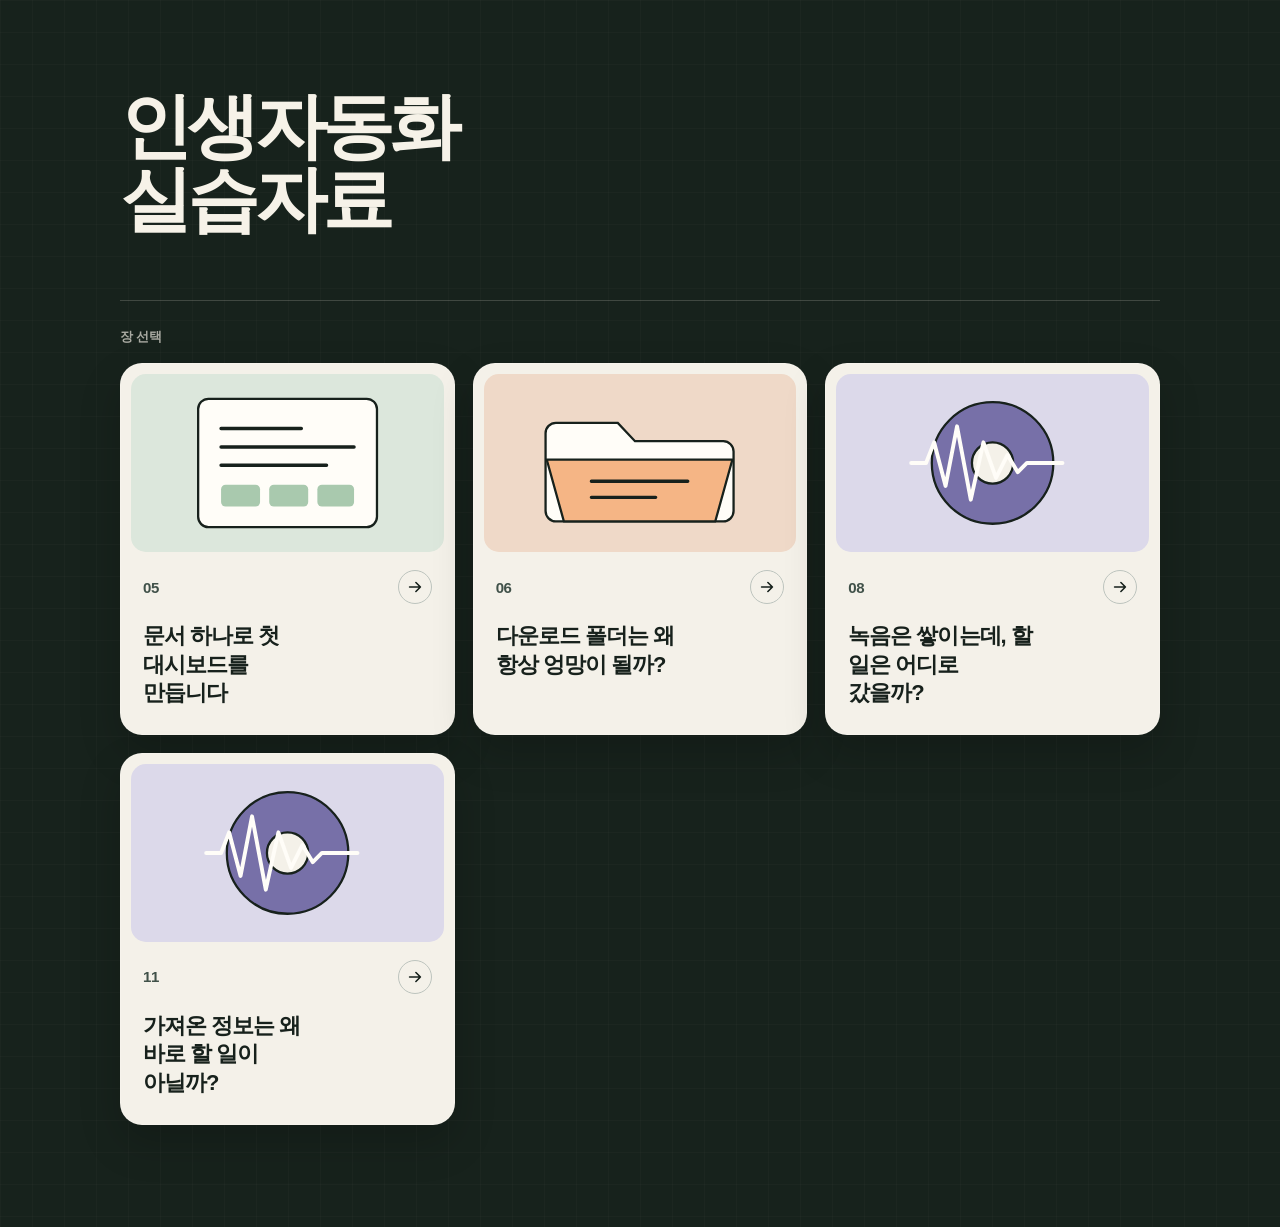
<file: index.html>
<!DOCTYPE html>
<html lang="ko">
  <head>
    <meta charset="utf-8">
    <meta name="viewport" content="width=device-width, initial-scale=1">
    <meta name="theme-color" content="#f7f6f2">
    <meta name="robots" content="noindex, nofollow">
    <meta name="description" content="인생자동화 실습자료">
    <meta property="og:type" content="website">
    <meta property="og:locale" content="ko_KR">
    <meta property="og:title" content="인생자동화 실습자료">
    <meta property="og:description" content="인생자동화 장별 실습자료">
    <link rel="canonical" href="https://life-auto.vercel.app/">
    <link rel="icon" href="/assets/favicon.svg" type="image/svg+xml">
    <link rel="stylesheet" href="/assets/styles.css">
    <script src="/assets/app.js" defer></script>
    <title>인생자동화 실습자료</title>
  </head>
  <body class="home-page">
    <a class="skip-link" href="#main" data-action="navigation.skip-to-chapters">장 선택으로 바로 이동</a>
    <main id="main" class="home-main">
      <section class="home-hero" aria-labelledby="hero-title"><div class="shell home-hero-inner"><h1 id="hero-title">인생자동화 실습자료</h1></div></section>
      <section class="chapter-picker shell" aria-labelledby="picker-title"><header class="picker-heading"><h2 id="picker-title">장 선택</h2></header><div class="chapter-grid">
        <a class="chapter-card chapter-card--document" href="/5/" aria-label="5장 문서 하나로 첫 대시보드를 만듭니다" data-action="navigation.chapter05"><span class="chapter-card-visual" aria-hidden="true"><svg viewBox="0 0 240 150"><rect class="visual-paper" x="42" y="19" width="156" height="112" rx="9"/><path class="visual-line" d="M62 45h70M62 61h116M62 77h92"/><rect class="visual-block" x="62" y="94" width="34" height="19" rx="4"/><rect class="visual-block" x="104" y="94" width="34" height="19" rx="4"/><rect class="visual-block" x="146" y="94" width="32" height="19" rx="4"/></svg></span><span class="chapter-card-meta"><span class="chapter-card-number" aria-hidden="true">05</span><span class="chapter-card-arrow" aria-hidden="true"><svg viewBox="0 0 20 20"><path d="M4 10h12m-5-5 5 5-5 5"/></svg></span></span><h3>문서 하나로 첫 대시보드를 만듭니다</h3></a>
        <a class="chapter-card chapter-card--files" href="/6/" aria-label="6장 다운로드 폴더는 왜 항상 엉망이 될까?" data-action="navigation.chapter06"><span class="chapter-card-visual" aria-hidden="true"><svg viewBox="0 0 240 150"><path class="visual-folder-back" d="M38 49a9 9 0 0 1 9-9h54l15 16h77a9 9 0 0 1 9 9v52a9 9 0 0 1-9 9H47a9 9 0 0 1-9-9Z"/><path class="visual-folder-front" d="M39 72h162l-15 54H54Z"/><path class="visual-line" d="M78 91h84M78 105h56"/></svg></span><span class="chapter-card-meta"><span class="chapter-card-number" aria-hidden="true">06</span><span class="chapter-card-arrow" aria-hidden="true"><svg viewBox="0 0 20 20"><path d="M4 10h12m-5-5 5 5-5 5"/></svg></span></span><h3>다운로드 폴더는 왜 항상 엉망이 될까?</h3></a>
        <a class="chapter-card chapter-card--audio" href="/8/" aria-label="8장 녹음은 쌓이는데, 할 일은 어디로 갔을까?" data-action="navigation.chapter08"><span class="chapter-card-visual" aria-hidden="true"><svg viewBox="0 0 240 150"><circle class="visual-disc" cx="120" cy="75" r="53"/><circle class="visual-disc-inner" cx="120" cy="75" r="18"/><path class="visual-wave" d="M49 75h13l7-18 10 38 10-52 12 64 11-50 11 31 10-20 9 15 8-8h31"/></svg></span><span class="chapter-card-meta"><span class="chapter-card-number" aria-hidden="true">08</span><span class="chapter-card-arrow" aria-hidden="true"><svg viewBox="0 0 20 20"><path d="M4 10h12m-5-5 5 5-5 5"/></svg></span></span><h3>녹음은 쌓이는데, 할 일은 어디로 갔을까?</h3></a>
        <a class="chapter-card chapter-card--audio" href="/11/" aria-label="11장 가져온 정보는 왜 바로 할 일이 아닐까?" data-action="navigation.chapter11"><span class="chapter-card-visual" aria-hidden="true"><svg viewBox="0 0 240 150"><circle class="visual-disc" cx="120" cy="75" r="53"/><circle class="visual-disc-inner" cx="120" cy="75" r="18"/><path class="visual-wave" d="M49 75h13l7-18 10 38 10-52 12 64 11-50 11 31 10-20 9 15 8-8h31"/></svg></span><span class="chapter-card-meta"><span class="chapter-card-number" aria-hidden="true">11</span><span class="chapter-card-arrow" aria-hidden="true"><svg viewBox="0 0 20 20"><path d="M4 10h12m-5-5 5 5-5 5"/></svg></span></span><h3>가져온 정보는 왜 바로 할 일이 아닐까?</h3></a>
      </div></section>
    </main>
  </body>
</html>
</file>
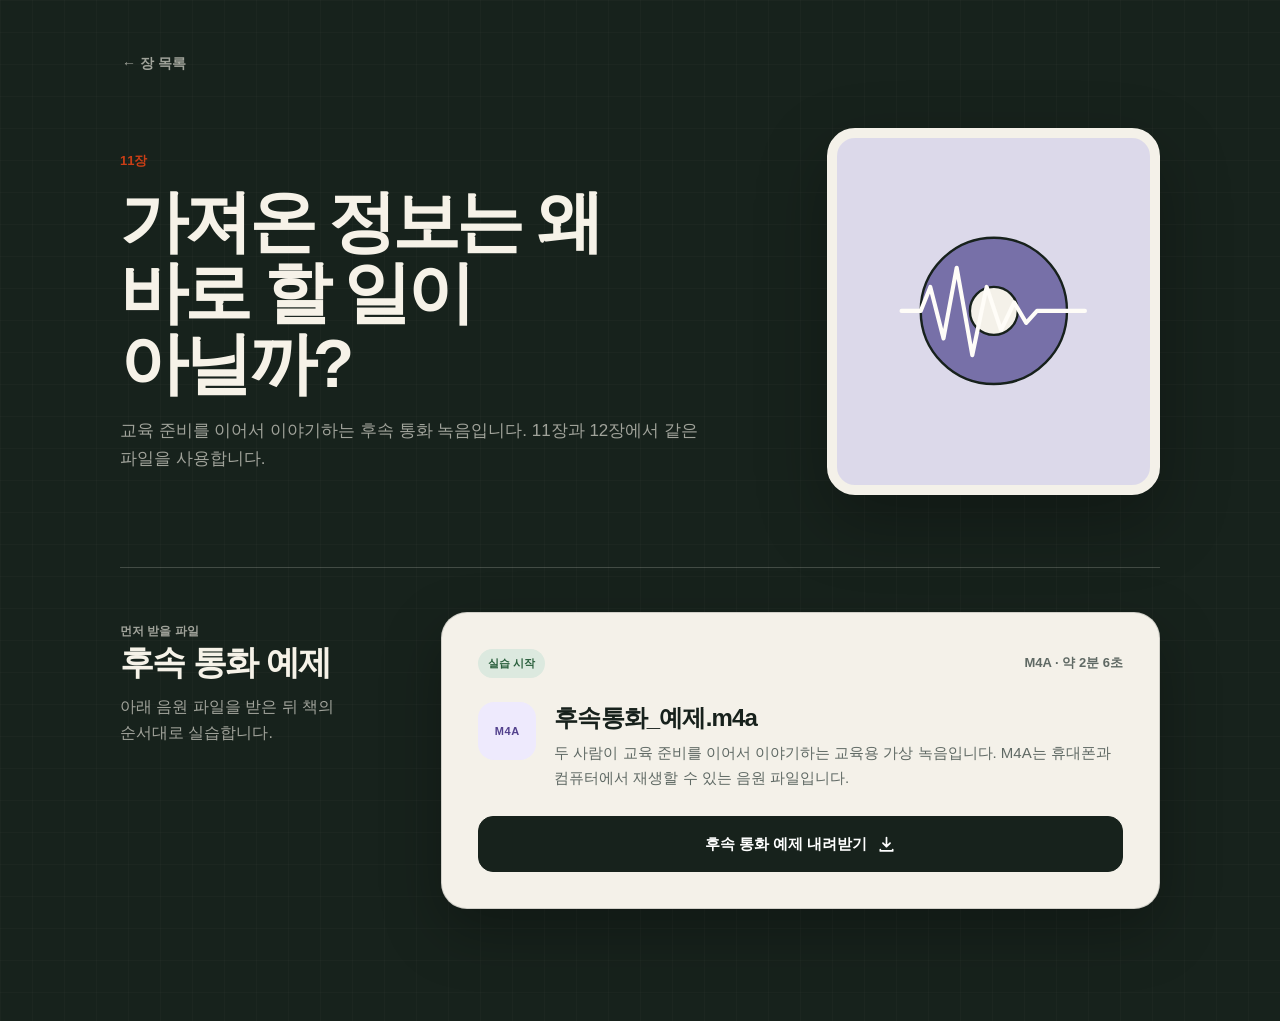
<file: 11/index.html>
<!DOCTYPE html>
<html lang="ko">
  <head>
    <meta charset="utf-8">
    <meta name="viewport" content="width=device-width, initial-scale=1">
    <meta name="theme-color" content="#f7f6f2">
    <meta name="robots" content="noindex, nofollow">
    <meta name="description" content="11장과 12장에서 함께 사용하는 교육 준비 후속 통화 실습자료">
    <link rel="canonical" href="https://life-auto.vercel.app/11/">
    <link rel="icon" href="/assets/favicon.svg" type="image/svg+xml">
    <link rel="stylesheet" href="/assets/styles.css">
    <script src="/assets/app.js" defer></script>
    <title>11장. 가져온 정보는 왜 바로 할 일이 아닐까? | 인생자동화 실습자료</title>
  </head>
  <body class="chapter-page chapter-page--audio">
    <a class="skip-link" href="#main" data-action="navigation.skip-to-main">본문으로 바로 이동</a>
    <header class="site-header"><div class="shell header-inner"><a class="brand" href="/" aria-label="장 목록" data-action="navigation.home"><span class="brand-mark" aria-hidden="true">OR</span><span class="brand-copy"><strong>인생자동화 실습자료</strong><span>한빛미디어 도서</span></span></a><span class="header-state">11장</span></div></header>
    <main class="chapter-main" id="main"><div class="content-shell">
      <a class="back-link" href="/" data-action="navigation.chapter-picker">← 장 목록</a>
      <header class="chapter-hero"><div class="chapter-hero-copy"><p class="chapter-kicker">11장</p><h1>가져온 정보는 왜 바로 할 일이 아닐까?</h1><p class="chapter-intro">교육 준비를 이어서 이야기하는 후속 통화 녹음입니다. 11장과 12장에서 같은 파일을 사용합니다.</p></div><div class="chapter-hero-visual" aria-hidden="true"><svg viewBox="0 0 240 180"><circle class="visual-disc" cx="120" cy="90" r="61"/><circle class="visual-disc-inner" cx="120" cy="90" r="20"/><path class="visual-wave" d="M43 90h16l8-20 11 43 11-59 13 73 12-57 12 36 11-23 10 17 9-10h40"/></svg></div></header>

      <section class="step-block" aria-labelledby="followup-recording-title" data-testid="chapter-11-followup-recording">
        <header class="step-heading"><p class="step-label">먼저 받을 파일</p><h2 id="followup-recording-title">후속 통화 예제</h2><p>아래 음원 파일을 받은 뒤 책의 순서대로 실습합니다.</p></header>
        <div class="file-card"><div class="file-topline"><span class="timing">실습 시작</span><span class="file-meta">M4A · 약 2분 6초</span></div><div class="file-summary"><span class="file-icon is-audio" aria-hidden="true">M4A</span><div class="file-copy"><h3>후속통화_예제.m4a</h3><p>두 사람이 교육 준비를 이어서 이야기하는 교육용 가상 녹음입니다. M4A는 휴대폰과 컴퓨터에서 재생할 수 있는 음원 파일입니다.</p></div></div><a class="download-button" href="/downloads/후속통화_예제.m4a" download="후속통화_예제.m4a" data-download="후속통화_예제.m4a" data-action="download.chapter11.followup-recording"><span data-button-label>후속 통화 예제 내려받기</span><svg viewBox="0 0 20 20" aria-hidden="true"><path d="M10 2.75v9.5m0 0 3.75-3.75M10 12.25 6.25 8.5M3.5 15.25v1.5h13v-1.5"/></svg></a></div>
      </section>
    </div><p class="download-status" role="status" aria-live="polite" aria-atomic="true"></p></main>
    <footer class="site-footer"><div class="shell footer-inner"><p>『코딩 몰라도 인생자동화 됩니다』 실습자료</p></div></footer>
  </body>
</html>
</file>
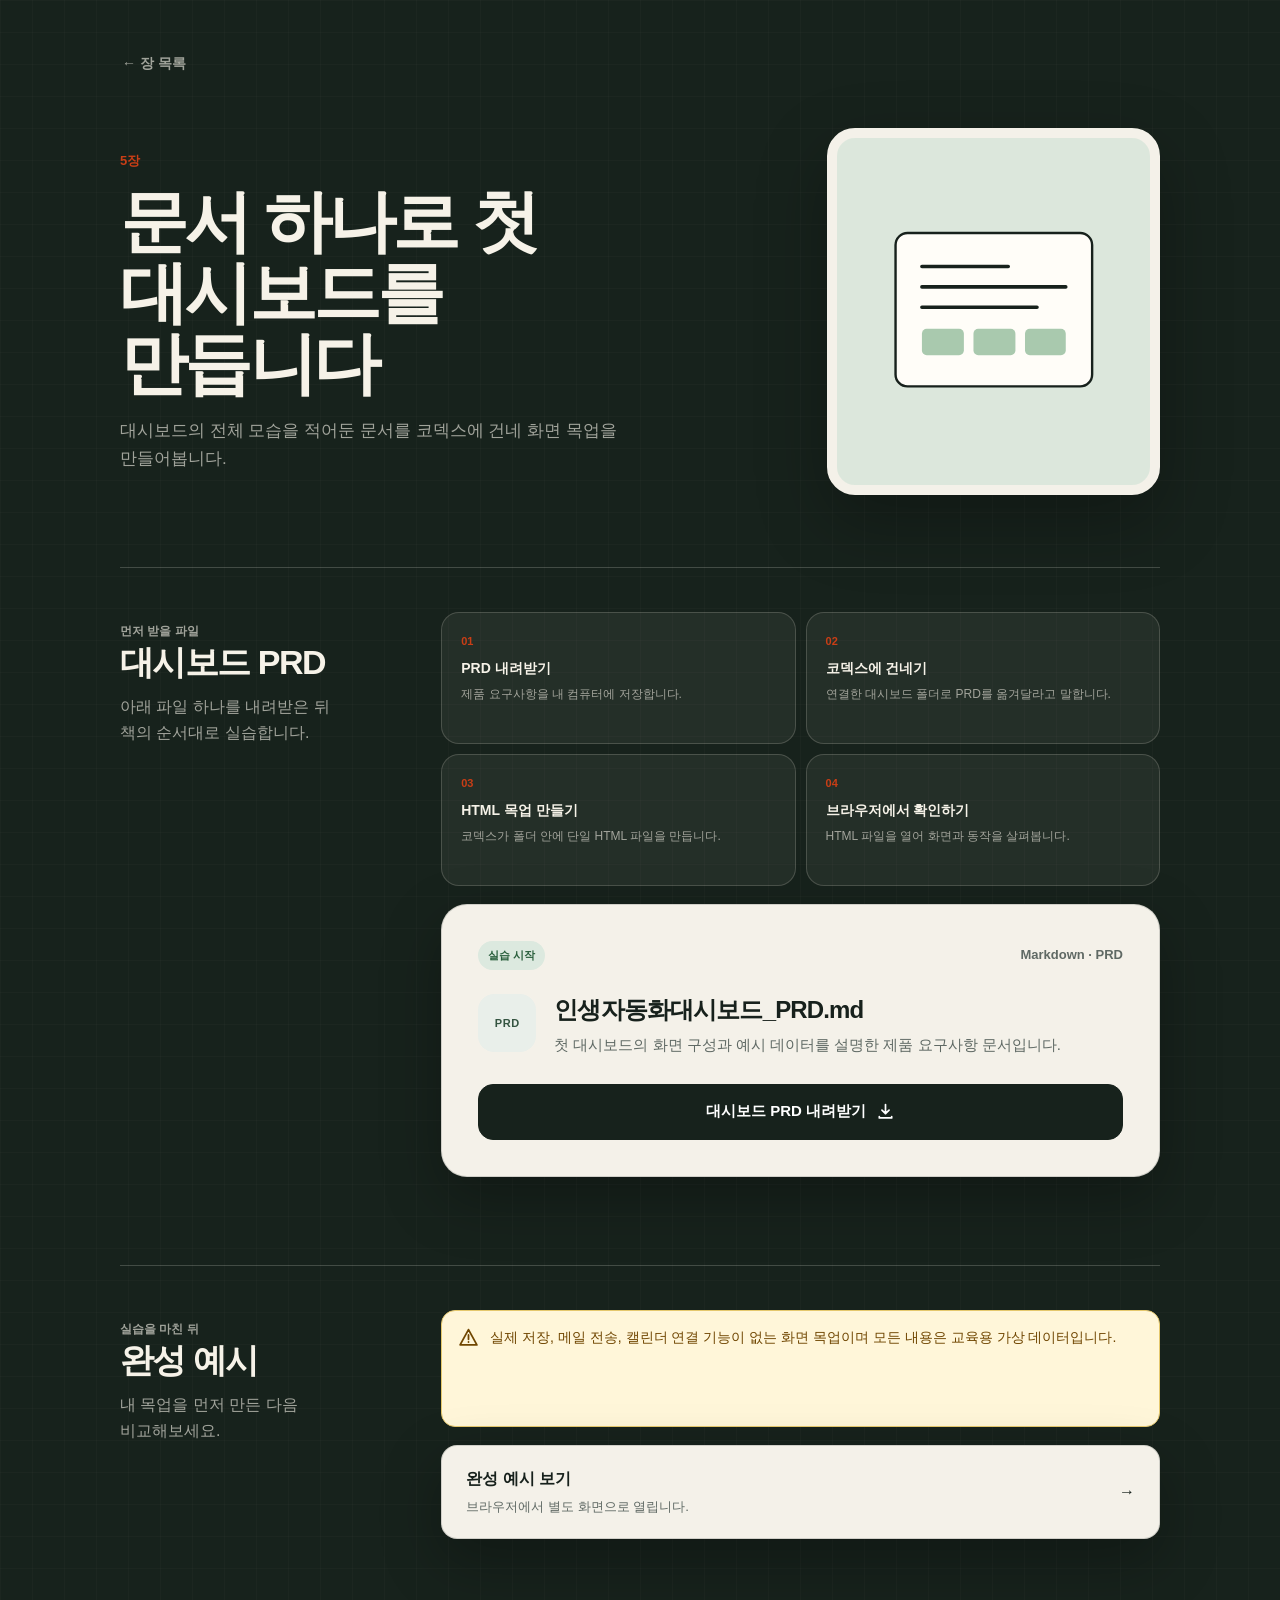
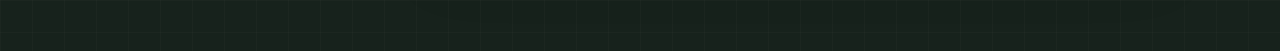
<file: 5/index.html>
<!DOCTYPE html>
<html lang="ko">
  <head>
    <meta charset="utf-8"><meta name="viewport" content="width=device-width, initial-scale=1"><meta name="theme-color" content="#f7f6f2"><meta name="robots" content="noindex, nofollow">
    <meta name="description" content="5장 PRD 하나로 첫 대시보드를 만드는 실습자료"><link rel="canonical" href="https://life-auto.vercel.app/5/"><link rel="icon" href="/assets/favicon.svg" type="image/svg+xml"><link rel="stylesheet" href="/assets/styles.css"><script src="/assets/app.js" defer></script>
    <title>5장 문서 하나로 첫 대시보드를 만듭니다 | 인생자동화 실습자료</title>
  </head>
  <body class="chapter-page chapter-page--document">
    <a class="skip-link" href="#main" data-action="navigation.skip-to-main">본문으로 바로 이동</a>
    <header class="site-header"><div class="shell header-inner"><a class="brand" href="/" aria-label="장 목록" data-action="navigation.home"><span class="brand-mark" aria-hidden="true">OR</span><span class="brand-copy"><strong>인생자동화 실습자료</strong><span>한빛미디어 도서</span></span></a><span class="header-state">5장</span></div></header>
    <main class="chapter-main" id="main"><div class="content-shell">
      <a class="back-link" href="/" data-action="navigation.chapter-picker">← 장 목록</a>
      <header class="chapter-hero"><div class="chapter-hero-copy"><p class="chapter-kicker">5장</p><h1>문서 하나로 첫 대시보드를 만듭니다</h1><p class="chapter-intro">대시보드의 전체 모습을 적어둔 문서를 코덱스에 건네 화면 목업을 만들어봅니다.</p></div><div class="chapter-hero-visual" aria-hidden="true"><svg viewBox="0 0 240 180"><rect class="visual-paper" x="38" y="25" width="164" height="128" rx="10"/><path class="visual-line" d="M60 53h72M60 70h120M60 87h96"/><rect class="visual-block" x="60" y="105" width="35" height="22" rx="4"/><rect class="visual-block" x="103" y="105" width="35" height="22" rx="4"/><rect class="visual-block" x="146" y="105" width="34" height="22" rx="4"/></svg></div></header>
      <section class="step-block" aria-labelledby="prd-title" data-testid="chapter-05-prd"><header class="step-heading"><p class="step-label">먼저 받을 파일</p><h2 id="prd-title">대시보드 PRD</h2><p>아래 파일 하나를 내려받은 뒤 책의 순서대로 실습합니다.</p></header>
        <ol class="practice-flow" aria-label="5장 실습 순서"><li><strong>PRD 내려받기</strong><span>제품 요구사항을 내 컴퓨터에 저장합니다.</span></li><li><strong>코덱스에 건네기</strong><span>연결한 대시보드 폴더로 PRD를 옮겨달라고 말합니다.</span></li><li><strong>HTML 목업 만들기</strong><span>코덱스가 폴더 안에 단일 HTML 파일을 만듭니다.</span></li><li><strong>브라우저에서 확인하기</strong><span>HTML 파일을 열어 화면과 동작을 살펴봅니다.</span></li></ol>
        <div class="file-card"><div class="file-topline"><span class="timing">실습 시작</span><span class="file-meta">Markdown · PRD</span></div><div class="file-summary"><span class="file-icon" aria-hidden="true">PRD</span><div class="file-copy"><h3>인생자동화대시보드_PRD.md</h3><p>첫 대시보드의 화면 구성과 예시 데이터를 설명한 제품 요구사항 문서입니다.</p></div></div><a class="download-button" href="/downloads/인생자동화대시보드_PRD.md" download="인생자동화대시보드_PRD.md" data-download="인생자동화대시보드_PRD.md" data-action="download.chapter05.dashboard-prd"><span data-button-label>대시보드 PRD 내려받기</span><svg viewBox="0 0 20 20" aria-hidden="true"><path d="M10 2.75v9.5m0 0 3.75-3.75M10 12.25 6.25 8.5M3.5 15.25v1.5h13v-1.5"/></svg></a></div>
      </section>
      <section class="step-block example-block" aria-labelledby="example-title" data-testid="chapter-05-example"><header class="step-heading"><p class="step-label is-later">실습을 마친 뒤</p><h2 id="example-title">완성 예시</h2><p>내 목업을 먼저 만든 다음 비교해보세요.</p></header><div class="answer-warning"><svg viewBox="0 0 20 20" aria-hidden="true"><path d="M10 2.5 18 17H2L10 2.5Zm0 5v4.25m0 2.5v.1"/></svg><p>실제 저장, 메일 전송, 캘린더 연결 기능이 없는 화면 목업이며 모든 내용은 교육용 가상 데이터입니다.</p></div><a class="example-link" href="/5/example/" data-action="navigation.chapter05.completed-example"><span><strong>완성 예시 보기</strong><small>브라우저에서 별도 화면으로 열립니다.</small></span><span aria-hidden="true">→</span></a></section>
    </div><p class="download-status" role="status" aria-live="polite" aria-atomic="true"></p></main>
    <footer class="site-footer"><div class="shell footer-inner"><p>『코딩 몰라도 인생자동화 됩니다』 실습자료</p></div></footer>
  </body>
</html>
</file>
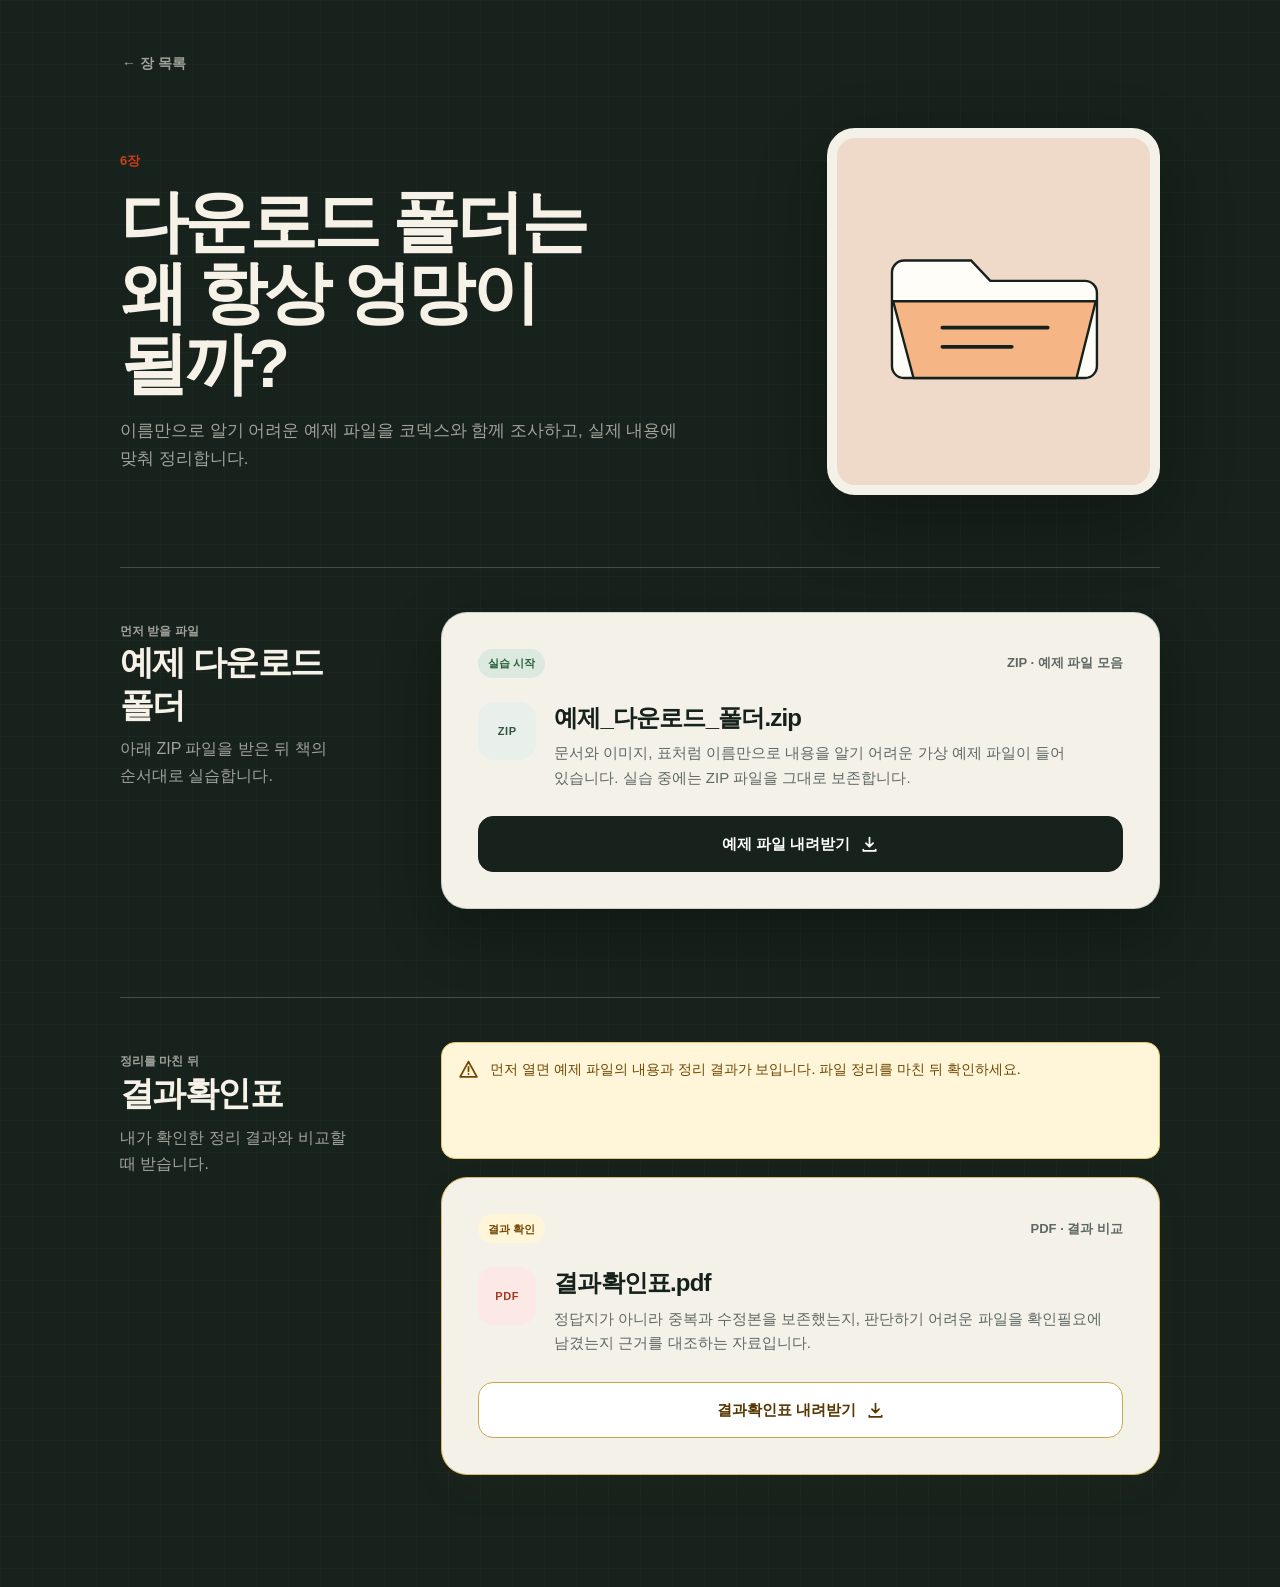
<file: 6/index.html>
<!DOCTYPE html>
<html lang="ko">
  <head>
    <meta charset="utf-8">
    <meta name="viewport" content="width=device-width, initial-scale=1">
    <meta name="theme-color" content="#f7f6f2">
    <meta name="robots" content="noindex, nofollow">
    <meta name="description" content="6장 다운로드 폴더 정리 실습자료">
    <link rel="canonical" href="https://life-auto.vercel.app/6/">
    <link rel="icon" href="/assets/favicon.svg" type="image/svg+xml">
    <link rel="stylesheet" href="/assets/styles.css">
    <script src="/assets/app.js" defer></script>
    <title>6장 다운로드 폴더는 왜 항상 엉망이 될까? | 인생자동화 실습자료</title>
  </head>
  <body class="chapter-page chapter-page--files">
    <a class="skip-link" href="#main" data-action="navigation.skip-to-main">본문으로 바로 이동</a>
    <header class="site-header"><div class="shell header-inner"><a class="brand" href="/" aria-label="장 목록" data-action="navigation.home"><span class="brand-mark" aria-hidden="true">OR</span><span class="brand-copy"><strong>인생자동화 실습자료</strong><span>한빛미디어 도서</span></span></a><span class="header-state">6장</span></div></header>
    <main class="chapter-main" id="main"><div class="content-shell">
      <a class="back-link" href="/" data-action="navigation.chapter-picker">← 장 목록</a>
      <header class="chapter-hero"><div class="chapter-hero-copy"><p class="chapter-kicker">6장</p><h1>다운로드 폴더는 왜 항상 엉망이 될까?</h1><p class="chapter-intro">이름만으로 알기 어려운 예제 파일을 코덱스와 함께 조사하고, 실제 내용에 맞춰 정리합니다.</p></div><div class="chapter-hero-visual" aria-hidden="true"><svg viewBox="0 0 240 180"><path class="visual-folder-back" d="M35 58a10 10 0 0 1 10-10h56l16 17h79a10 10 0 0 1 10 10v61a10 10 0 0 1-10 10H45a10 10 0 0 1-10-10Z"/><path class="visual-folder-front" d="M36 82h169l-16 64H53Z"/><path class="visual-line" d="M77 104h88M77 120h58"/></svg></div></header>

      <section class="step-block" aria-labelledby="example-folder-title" data-testid="chapter-06-example-folder">
        <header class="step-heading"><p class="step-label">먼저 받을 파일</p><h2 id="example-folder-title">예제 다운로드 폴더</h2><p>아래 ZIP 파일을 받은 뒤 책의 순서대로 실습합니다.</p></header>
        <div class="file-card"><div class="file-topline"><span class="timing">실습 시작</span><span class="file-meta">ZIP · 예제 파일 모음</span></div><div class="file-summary"><span class="file-icon" aria-hidden="true">ZIP</span><div class="file-copy"><h3>예제_다운로드_폴더.zip</h3><p>문서와 이미지, 표처럼 이름만으로 내용을 알기 어려운 가상 예제 파일이 들어 있습니다. 실습 중에는 ZIP 파일을 그대로 보존합니다.</p></div></div><a class="download-button" href="/downloads/예제_다운로드_폴더.zip" download="예제_다운로드_폴더.zip" data-download="예제_다운로드_폴더.zip" data-action="download.chapter06.example-folder"><span data-button-label>예제 파일 내려받기</span><svg viewBox="0 0 20 20" aria-hidden="true"><path d="M10 2.75v9.5m0 0 3.75-3.75M10 12.25 6.25 8.5M3.5 15.25v1.5h13v-1.5"/></svg></a></div>
      </section>

      <section class="step-block" aria-labelledby="result-sheet-title" data-testid="chapter-06-result-sheet">
        <header class="step-heading"><p class="step-label is-later">정리를 마친 뒤</p><h2 id="result-sheet-title">결과확인표</h2><p>내가 확인한 정리 결과와 비교할 때 받습니다.</p></header>
        <div class="answer-warning"><svg viewBox="0 0 20 20" aria-hidden="true"><path d="M10 2.5 18 17H2L10 2.5Zm0 5v4.25m0 2.5v.1"/></svg><p>먼저 열면 예제 파일의 내용과 정리 결과가 보입니다. 파일 정리를 마친 뒤 확인하세요.</p></div>
        <div class="file-card is-later"><div class="file-topline"><span class="timing is-later">결과 확인</span><span class="file-meta">PDF · 결과 비교</span></div><div class="file-summary"><span class="file-icon is-pdf" aria-hidden="true">PDF</span><div class="file-copy"><h3>결과확인표.pdf</h3><p>정답지가 아니라 중복과 수정본을 보존했는지, 판단하기 어려운 파일을 확인필요에 남겼는지 근거를 대조하는 자료입니다.</p></div></div><a class="download-button is-secondary" href="/downloads/결과확인표.pdf" download="결과확인표.pdf" data-download="결과확인표.pdf" data-action="download.chapter06.result-sheet"><span data-button-label>결과확인표 내려받기</span><svg viewBox="0 0 20 20" aria-hidden="true"><path d="M10 2.75v9.5m0 0 3.75-3.75M10 12.25 6.25 8.5M3.5 15.25v1.5h13v-1.5"/></svg></a></div>
      </section>
    </div><p class="download-status" role="status" aria-live="polite" aria-atomic="true"></p></main>
    <footer class="site-footer"><div class="shell footer-inner"><p>『코딩 몰라도 인생자동화 됩니다』 실습자료</p></div></footer>
  </body>
</html>
</file>
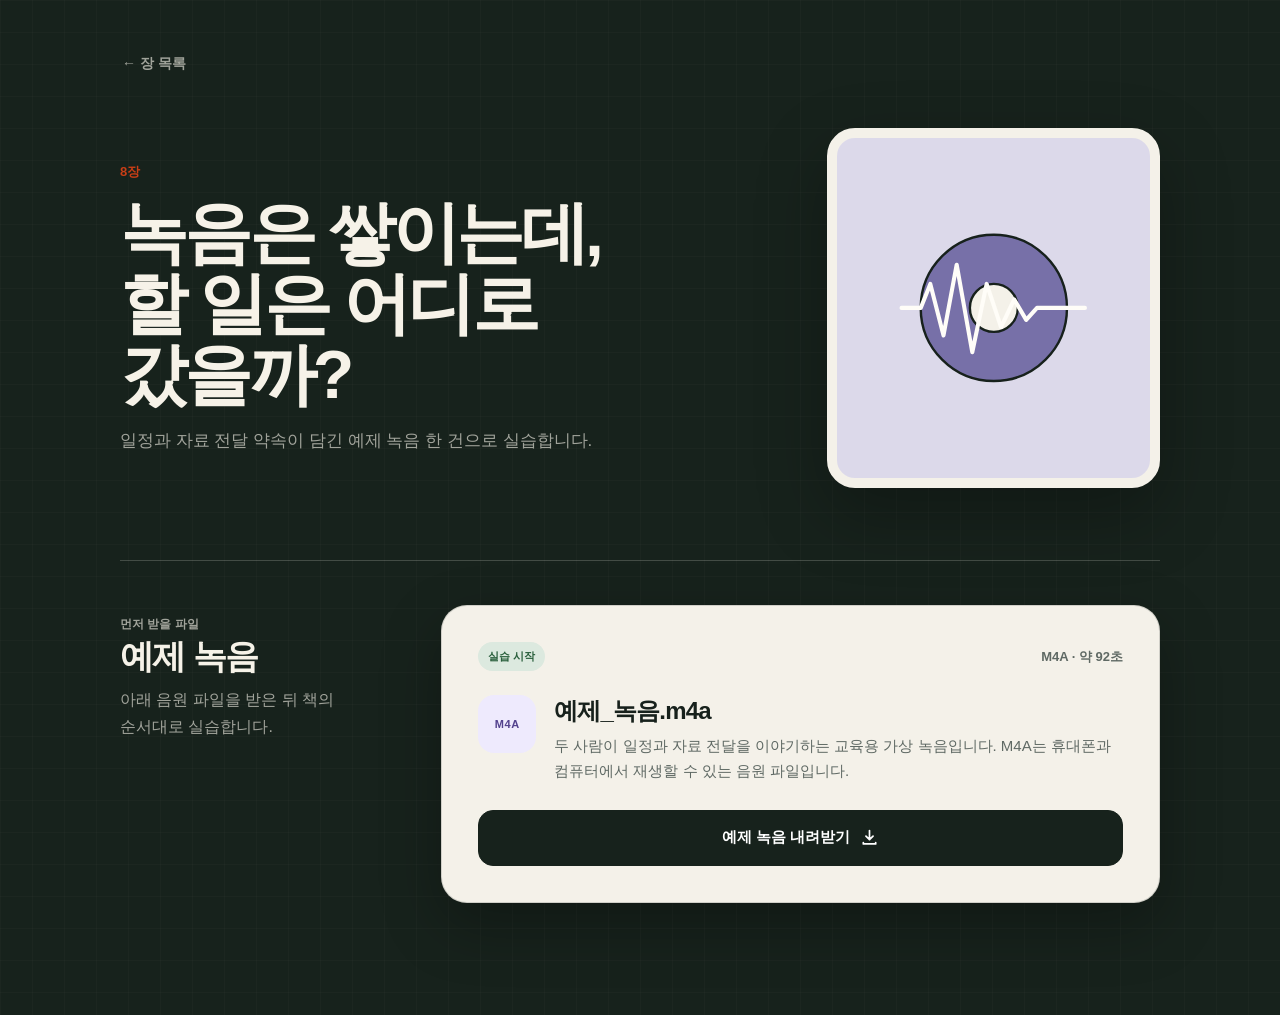
<file: 8/index.html>
<!DOCTYPE html>
<html lang="ko">
  <head>
    <meta charset="utf-8">
    <meta name="viewport" content="width=device-width, initial-scale=1">
    <meta name="theme-color" content="#f7f6f2">
    <meta name="robots" content="noindex, nofollow">
    <meta name="description" content="8장 녹음에서 일정과 할 일을 찾는 실습자료">
    <link rel="canonical" href="https://life-auto.vercel.app/8/">
    <link rel="icon" href="/assets/favicon.svg" type="image/svg+xml">
    <link rel="stylesheet" href="/assets/styles.css">
    <script src="/assets/app.js" defer></script>
    <title>8장. 녹음은 쌓이는데, 할 일은 어디로 갔을까? | 인생자동화 실습자료</title>
  </head>
  <body class="chapter-page chapter-page--audio">
    <a class="skip-link" href="#main" data-action="navigation.skip-to-main">본문으로 바로 이동</a>
    <header class="site-header"><div class="shell header-inner"><a class="brand" href="/" aria-label="장 목록" data-action="navigation.home"><span class="brand-mark" aria-hidden="true">OR</span><span class="brand-copy"><strong>인생자동화 실습자료</strong><span>한빛미디어 도서</span></span></a><span class="header-state">8장</span></div></header>
    <main class="chapter-main" id="main"><div class="content-shell">
      <a class="back-link" href="/" data-action="navigation.chapter-picker">← 장 목록</a>
      <header class="chapter-hero"><div class="chapter-hero-copy"><p class="chapter-kicker">8장</p><h1>녹음은 쌓이는데, 할 일은 어디로 갔을까?</h1><p class="chapter-intro">일정과 자료 전달 약속이 담긴 예제 녹음 한 건으로 실습합니다.</p></div><div class="chapter-hero-visual" aria-hidden="true"><svg viewBox="0 0 240 180"><circle class="visual-disc" cx="120" cy="90" r="61"/><circle class="visual-disc-inner" cx="120" cy="90" r="20"/><path class="visual-wave" d="M43 90h16l8-20 11 43 11-59 13 73 12-57 12 36 11-23 10 17 9-10h40"/></svg></div></header>

      <section class="step-block" aria-labelledby="example-recording-title" data-testid="chapter-08-example-recording">
        <header class="step-heading"><p class="step-label">먼저 받을 파일</p><h2 id="example-recording-title">예제 녹음</h2><p>아래 음원 파일을 받은 뒤 책의 순서대로 실습합니다.</p></header>
        <div class="file-card"><div class="file-topline"><span class="timing">실습 시작</span><span class="file-meta">M4A · 약 92초</span></div><div class="file-summary"><span class="file-icon is-audio" aria-hidden="true">M4A</span><div class="file-copy"><h3>예제_녹음.m4a</h3><p>두 사람이 일정과 자료 전달을 이야기하는 교육용 가상 녹음입니다. M4A는 휴대폰과 컴퓨터에서 재생할 수 있는 음원 파일입니다.</p></div></div><a class="download-button" href="/downloads/예제_녹음.m4a" download="예제_녹음.m4a" data-download="예제_녹음.m4a" data-action="download.chapter08.example-recording"><span data-button-label>예제 녹음 내려받기</span><svg viewBox="0 0 20 20" aria-hidden="true"><path d="M10 2.75v9.5m0 0 3.75-3.75M10 12.25 6.25 8.5M3.5 15.25v1.5h13v-1.5"/></svg></a></div>
      </section>
    </div><p class="download-status" role="status" aria-live="polite" aria-atomic="true"></p></main>
    <footer class="site-footer"><div class="shell footer-inner"><p>『코딩 몰라도 인생자동화 됩니다』 실습자료</p></div></footer>
  </body>
</html>
</file>
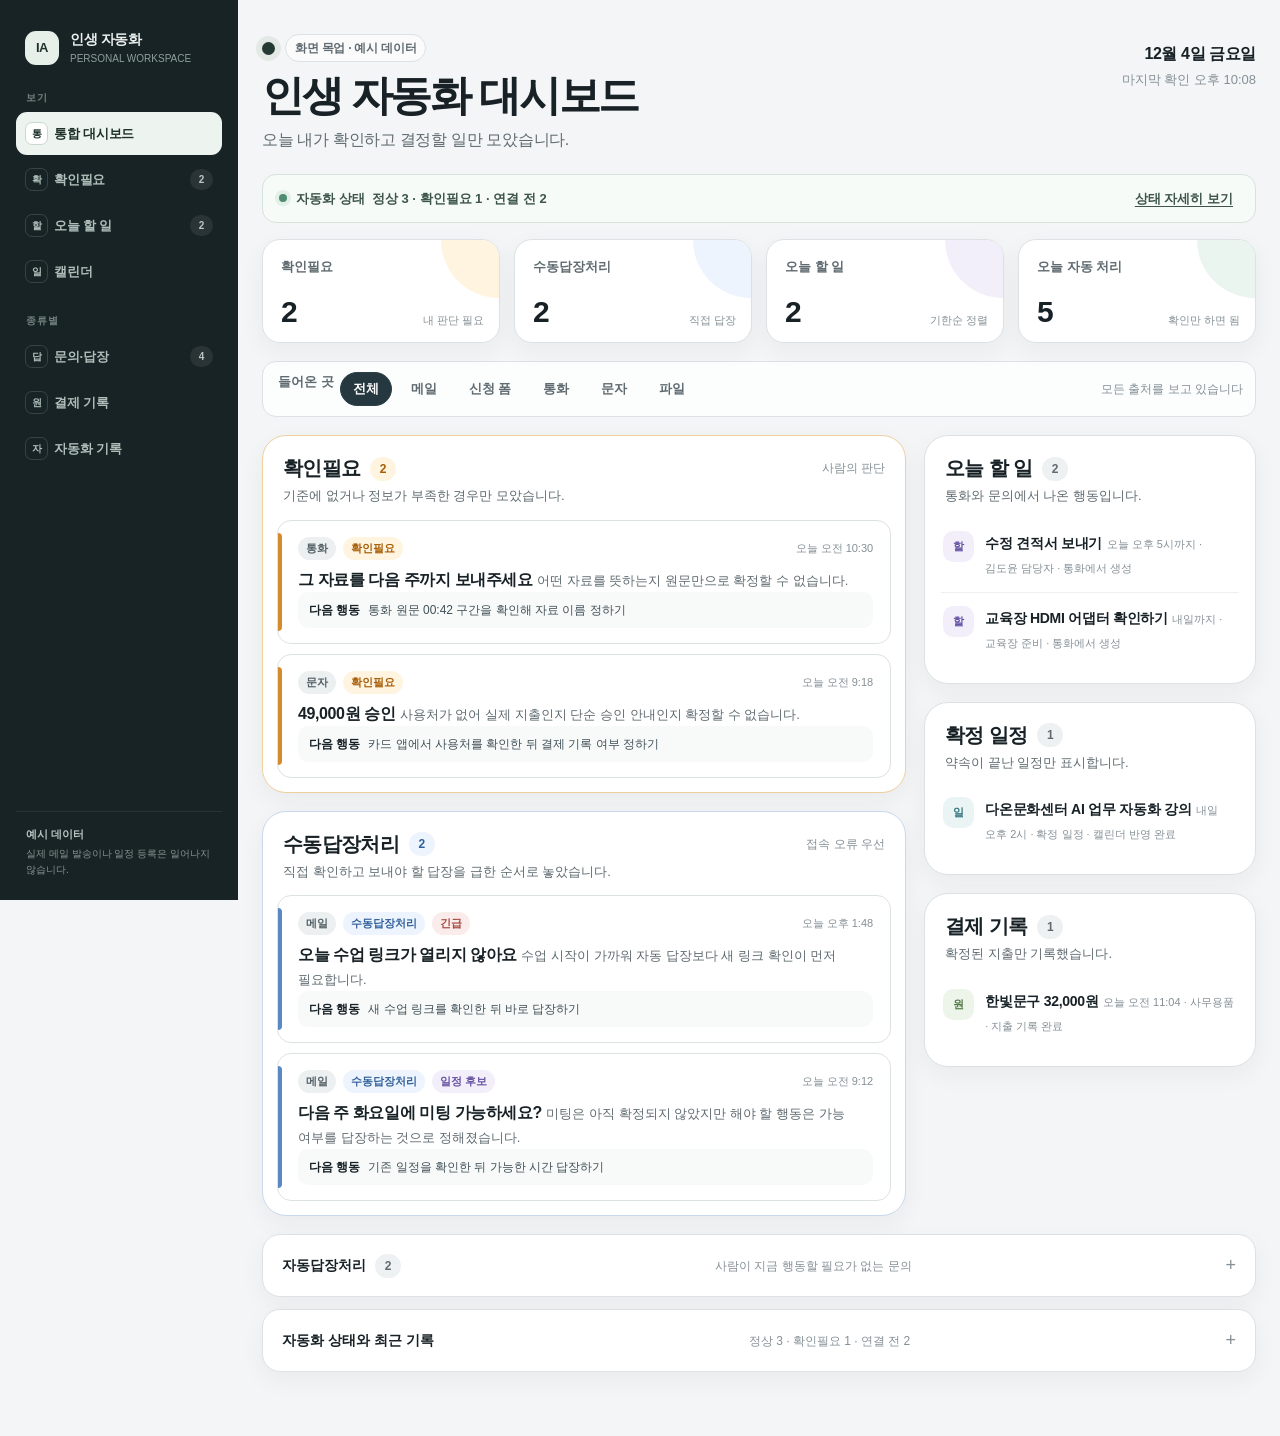
<file: 5/example/index.html>
<!doctype html>
<html lang="ko">
<head>
  <meta charset="utf-8">
  <meta name="viewport" content="width=device-width, initial-scale=1">
  <title>인생 자동화 대시보드</title>
  <meta name="description" content="확인할 일과 자동으로 처리된 일을 한눈에 보는 인생 자동화 대시보드 예시 화면">
  <style>
    :root {
      color-scheme: light;
      --bg: #f3f5f6;
      --surface: #ffffff;
      --surface-subtle: #f8faf9;
      --text: #172126;
      --text-soft: #5f6b70;
      --text-faint: #859096;
      --line: #dce2e4;
      --line-strong: #cbd3d6;
      --review: #a75d08;
      --review-soft: #fff4df;
      --review-line: #efcf9e;
      --manual: #2f609b;
      --manual-soft: #edf4fd;
      --manual-line: #c8d9ee;
      --task: #6552a2;
      --task-soft: #f2effb;
      --auto: #36745b;
      --auto-soft: #eaf5ef;
      --danger: #a5473f;
      --danger-soft: #faecea;
      --shadow: 0 16px 44px rgba(33, 47, 54, 0.08);
      --shadow-soft: 0 8px 24px rgba(33, 47, 54, 0.05);
      --radius-xl: 24px;
      --radius-lg: 18px;
      --radius-md: 14px;
    }

    * {
      box-sizing: border-box;
    }

    html {
      scroll-behavior: smooth;
    }

    body {
      margin: 0;
      min-width: 320px;
      background: var(--bg);
      color: var(--text);
      font-family: -apple-system, BlinkMacSystemFont, "Apple SD Gothic Neo", "Pretendard", "Noto Sans KR", "Segoe UI", sans-serif;
      line-height: 1.5;
      word-break: keep-all;
    }

    button,
    input {
      font: inherit;
    }

    button {
      color: inherit;
    }

    .skip-link {
      position: fixed;
      top: 12px;
      left: 12px;
      z-index: 100;
      padding: 10px 14px;
      border-radius: 10px;
      background: var(--text);
      color: white;
      transform: translateY(-160%);
      transition: transform 160ms ease;
    }

    .skip-link:focus {
      transform: translateY(0);
    }

    .page-shell {
      width: min(1380px, calc(100% - 48px));
      margin: 0 auto;
      padding: 34px 0 64px;
    }

    .app-header {
      display: flex;
      align-items: flex-start;
      justify-content: space-between;
      gap: 32px;
      margin-bottom: 22px;
    }

    .brand-line {
      display: flex;
      align-items: center;
      gap: 10px;
      margin-bottom: 10px;
    }

    .brand-mark {
      width: 13px;
      height: 13px;
      border-radius: 50%;
      background: #263a35;
      box-shadow: 0 0 0 6px #e3eae6;
    }

    .sample-badge {
      display: inline-flex;
      align-items: center;
      min-height: 26px;
      padding: 4px 9px;
      border: 1px solid var(--line);
      border-radius: 999px;
      background: rgba(255, 255, 255, 0.66);
      color: var(--text-soft);
      font-size: 12px;
      font-weight: 700;
      letter-spacing: -0.02em;
    }

    h1,
    h2,
    h3,
    p {
      margin-top: 0;
    }

    h1 {
      margin-bottom: 7px;
      font-size: clamp(28px, 3.4vw, 42px);
      line-height: 1.16;
      letter-spacing: -0.055em;
    }

    .subtitle {
      margin-bottom: 0;
      color: var(--text-soft);
      font-size: 16px;
      letter-spacing: -0.02em;
    }

    .header-meta {
      min-width: 220px;
      padding-top: 8px;
      text-align: right;
    }

    .today {
      margin-bottom: 4px;
      font-weight: 750;
      letter-spacing: -0.025em;
    }

    .last-sync {
      color: var(--text-faint);
      font-size: 13px;
    }

    .system-strip {
      display: flex;
      align-items: center;
      justify-content: space-between;
      gap: 20px;
      margin-bottom: 16px;
      padding: 13px 16px;
      border: 1px solid #d7e2dd;
      border-radius: var(--radius-md);
      background: #f7fbf8;
      color: #3d554c;
      font-size: 13px;
    }

    .system-overview {
      display: flex;
      align-items: center;
      gap: 9px;
      font-weight: 700;
    }

    .status-dot {
      width: 8px;
      height: 8px;
      border-radius: 50%;
      background: #4f8c70;
      box-shadow: 0 0 0 4px #e2f0e8;
    }

    .link-button {
      border: 0;
      background: transparent;
      color: inherit;
      font-weight: 750;
      text-decoration: underline;
      text-underline-offset: 3px;
      cursor: pointer;
    }

    .summary-grid {
      display: grid;
      grid-template-columns: repeat(4, minmax(0, 1fr));
      gap: 14px;
      margin-bottom: 18px;
    }

    .summary-card {
      position: relative;
      display: flex;
      min-height: 104px;
      flex-direction: column;
      justify-content: space-between;
      padding: 17px 18px 15px;
      overflow: hidden;
      border: 1px solid var(--line);
      border-radius: var(--radius-lg);
      background: var(--surface);
      box-shadow: var(--shadow-soft);
      text-align: left;
      cursor: pointer;
      transition: transform 150ms ease, border-color 150ms ease, box-shadow 150ms ease;
    }

    .summary-card:hover,
    .summary-card:focus-visible {
      transform: translateY(-2px);
      border-color: var(--line-strong);
      box-shadow: var(--shadow);
      outline: none;
    }

    .summary-card::after {
      position: absolute;
      top: 0;
      right: 0;
      width: 58px;
      height: 58px;
      border-radius: 0 0 0 58px;
      background: var(--accent-soft, #eef1f2);
      content: "";
    }

    .summary-label {
      position: relative;
      z-index: 1;
      color: var(--text-soft);
      font-size: 13px;
      font-weight: 750;
    }

    .summary-value {
      position: relative;
      z-index: 1;
      font-size: 30px;
      font-weight: 820;
      line-height: 1;
      letter-spacing: -0.05em;
    }

    .summary-caption {
      position: absolute;
      right: 15px;
      bottom: 14px;
      color: var(--text-faint);
      font-size: 11px;
    }

    .summary-card.review {
      --accent-soft: var(--review-soft);
    }

    .summary-card.manual {
      --accent-soft: var(--manual-soft);
    }

    .summary-card.task {
      --accent-soft: var(--task-soft);
    }

    .summary-card.auto {
      --accent-soft: var(--auto-soft);
    }

    .toolbar {
      display: flex;
      align-items: center;
      justify-content: space-between;
      gap: 16px;
      margin-bottom: 18px;
      padding: 10px 12px;
      border: 1px solid var(--line);
      border-radius: var(--radius-md);
      background: rgba(255, 255, 255, 0.78);
    }

    .toolbar-label {
      margin-left: 3px;
      color: var(--text-soft);
      font-size: 13px;
      font-weight: 750;
      white-space: nowrap;
    }

    .filter-group {
      display: flex;
      flex-wrap: wrap;
      gap: 6px;
    }

    .filter-button {
      min-height: 34px;
      padding: 6px 12px;
      border: 1px solid transparent;
      border-radius: 999px;
      background: transparent;
      color: var(--text-soft);
      font-size: 13px;
      font-weight: 720;
      cursor: pointer;
    }

    .filter-button:hover {
      background: #eef1f2;
      color: var(--text);
    }

    .filter-button.active {
      border-color: #2d4149;
      background: #26383f;
      color: #fff;
    }

    .filter-result {
      color: var(--text-faint);
      font-size: 12px;
      white-space: nowrap;
    }

    .content-grid {
      display: grid;
      grid-template-columns: minmax(0, 1.65fr) minmax(330px, 0.85fr);
      gap: 18px;
      align-items: start;
    }

    .column {
      display: grid;
      gap: 18px;
    }

    .panel {
      border: 1px solid var(--line);
      border-radius: var(--radius-xl);
      background: var(--surface);
      box-shadow: var(--shadow-soft);
      scroll-margin-top: 18px;
    }

    .panel.review-panel {
      border-color: var(--review-line);
    }

    .panel.manual-panel {
      border-color: var(--manual-line);
    }

    .panel-header {
      display: flex;
      align-items: flex-start;
      justify-content: space-between;
      gap: 16px;
      padding: 20px 20px 14px;
    }

    .panel-heading {
      display: flex;
      align-items: center;
      gap: 10px;
      margin-bottom: 5px;
    }

    .panel-heading h2 {
      margin-bottom: 0;
      font-size: 20px;
      line-height: 1.25;
      letter-spacing: -0.035em;
    }

    .count-badge {
      display: inline-flex;
      align-items: center;
      justify-content: center;
      min-width: 26px;
      height: 24px;
      padding: 0 8px;
      border-radius: 999px;
      background: #eef1f2;
      color: var(--text-soft);
      font-size: 12px;
      font-weight: 800;
    }

    .review-panel .count-badge {
      background: var(--review-soft);
      color: var(--review);
    }

    .manual-panel .count-badge {
      background: var(--manual-soft);
      color: var(--manual);
    }

    .panel-description {
      margin-bottom: 0;
      color: var(--text-soft);
      font-size: 13px;
    }

    .panel-note {
      padding-top: 3px;
      color: var(--text-faint);
      font-size: 12px;
      white-space: nowrap;
    }

    .item-list {
      display: grid;
      gap: 10px;
      padding: 0 14px 14px;
    }

    .item-card {
      position: relative;
      width: 100%;
      padding: 16px 17px 15px 20px;
      overflow: hidden;
      border: 1px solid var(--line);
      border-radius: var(--radius-md);
      background: var(--surface);
      text-align: left;
      cursor: pointer;
      transition: border-color 140ms ease, background 140ms ease, transform 140ms ease;
    }

    .item-card::before {
      position: absolute;
      top: 12px;
      bottom: 12px;
      left: 0;
      width: 4px;
      border-radius: 0 4px 4px 0;
      background: var(--accent, var(--line-strong));
      content: "";
    }

    .item-card:hover,
    .item-card:focus-visible {
      transform: translateY(-1px);
      border-color: var(--line-strong);
      background: #fcfdfd;
      outline: none;
    }

    .item-card.review-item {
      --accent: #d58b2d;
    }

    .item-card.manual-item {
      --accent: #5a88c2;
    }

    .item-topline {
      display: flex;
      align-items: center;
      justify-content: space-between;
      gap: 12px;
      margin-bottom: 8px;
    }

    .meta-group {
      display: flex;
      align-items: center;
      flex-wrap: wrap;
      gap: 7px;
      min-width: 0;
    }

    .source-badge,
    .priority-badge,
    .type-badge {
      display: inline-flex;
      align-items: center;
      min-height: 23px;
      padding: 3px 8px;
      border-radius: 999px;
      font-size: 11px;
      font-weight: 800;
      line-height: 1;
    }

    .source-badge {
      background: #edf0f1;
      color: #526066;
    }

    .priority-badge.urgent {
      background: var(--danger-soft);
      color: var(--danger);
    }

    .priority-badge.candidate {
      background: var(--task-soft);
      color: var(--task);
    }

    .type-badge.review {
      background: var(--review-soft);
      color: var(--review);
    }

    .type-badge.manual {
      background: var(--manual-soft);
      color: var(--manual);
    }

    .item-time {
      color: var(--text-faint);
      font-size: 11px;
      white-space: nowrap;
    }

    .item-title {
      margin-bottom: 7px;
      font-size: 16px;
      font-weight: 800;
      line-height: 1.35;
      letter-spacing: -0.025em;
    }

    .item-reason {
      margin-bottom: 11px;
      color: var(--text-soft);
      font-size: 13px;
      line-height: 1.55;
    }

    .next-action {
      display: flex;
      align-items: flex-start;
      gap: 8px;
      padding: 9px 11px;
      border-radius: 10px;
      background: var(--surface-subtle);
      color: #405057;
      font-size: 12px;
    }

    .next-action strong {
      flex: 0 0 auto;
      color: var(--text);
    }

    .side-panel .panel-header {
      padding-bottom: 12px;
    }

    .compact-list {
      display: grid;
      padding: 0 16px 16px;
    }

    .compact-item {
      display: grid;
      grid-template-columns: auto minmax(0, 1fr);
      gap: 11px;
      padding: 13px 2px;
      border-top: 1px solid #edf0f1;
      cursor: pointer;
    }

    .compact-item:first-child {
      border-top: 0;
    }

    .compact-item:hover .compact-title {
      text-decoration: underline;
      text-underline-offset: 3px;
    }

    .compact-marker {
      display: inline-flex;
      align-items: center;
      justify-content: center;
      width: 31px;
      height: 31px;
      border-radius: 10px;
      background: var(--marker-bg, #edf0f1);
      color: var(--marker-color, var(--text-soft));
      font-size: 11px;
      font-weight: 850;
    }

    .task-marker {
      --marker-bg: var(--task-soft);
      --marker-color: var(--task);
    }

    .calendar-marker {
      --marker-bg: #eaf4f5;
      --marker-color: #34757d;
    }

    .payment-marker {
      --marker-bg: #edf5ea;
      --marker-color: #4f7843;
    }

    .compact-title {
      margin-bottom: 4px;
      font-size: 14px;
      font-weight: 780;
      line-height: 1.35;
      letter-spacing: -0.02em;
    }

    .compact-meta {
      color: var(--text-faint);
      font-size: 11px;
    }

    .empty-state {
      margin: 0 14px 14px;
      padding: 28px 16px;
      border: 1px dashed var(--line-strong);
      border-radius: var(--radius-md);
      color: var(--text-soft);
      font-size: 13px;
      text-align: center;
    }

    .lower-stack {
      display: grid;
      gap: 12px;
      margin-top: 18px;
    }

    .accordion {
      border: 1px solid var(--line);
      border-radius: var(--radius-lg);
      background: var(--surface);
      box-shadow: var(--shadow-soft);
      overflow: hidden;
    }

    .accordion summary {
      display: flex;
      align-items: center;
      justify-content: space-between;
      gap: 18px;
      padding: 17px 19px;
      list-style: none;
      cursor: pointer;
    }

    .accordion summary::-webkit-details-marker {
      display: none;
    }

    .accordion summary::after {
      color: var(--text-faint);
      font-size: 18px;
      content: "+";
    }

    .accordion[open] summary::after {
      content: "−";
    }

    .accordion-title {
      display: flex;
      align-items: center;
      gap: 9px;
      font-size: 14px;
      font-weight: 800;
    }

    .accordion-help {
      color: var(--text-faint);
      font-size: 12px;
      font-weight: 500;
    }

    .accordion-body {
      padding: 0 18px 18px;
    }

    .history-table {
      width: 100%;
      border-collapse: collapse;
      font-size: 13px;
    }

    .history-table th,
    .history-table td {
      padding: 11px 10px;
      border-top: 1px solid #edf0f1;
      text-align: left;
      vertical-align: top;
    }

    .history-table th {
      color: var(--text-faint);
      font-size: 11px;
      font-weight: 750;
    }

    .history-table td:first-child {
      font-weight: 750;
    }

    .automation-grid {
      display: grid;
      grid-template-columns: repeat(3, minmax(0, 1fr));
      gap: 9px;
    }

    .automation-card {
      padding: 13px;
      border: 1px solid var(--line);
      border-radius: 12px;
      background: var(--surface-subtle);
    }

    .automation-card-top {
      display: flex;
      justify-content: space-between;
      gap: 8px;
      margin-bottom: 7px;
    }

    .automation-name {
      font-size: 13px;
      font-weight: 800;
    }

    .automation-status {
      font-size: 10px;
      font-weight: 800;
    }

    .automation-status.ok {
      color: var(--auto);
    }

    .automation-status.check {
      color: var(--review);
    }

    .automation-status.off {
      color: var(--text-faint);
    }

    .automation-description {
      margin-bottom: 0;
      color: var(--text-soft);
      font-size: 11px;
      line-height: 1.5;
    }

    .detail-layer {
      position: fixed;
      inset: 0;
      z-index: 50;
      display: grid;
      grid-template-columns: 1fr minmax(360px, 520px);
      background: rgba(22, 31, 35, 0.35);
      opacity: 0;
      pointer-events: none;
      transition: opacity 160ms ease;
    }

    .detail-layer.open {
      opacity: 1;
      pointer-events: auto;
    }

    .detail-backdrop {
      width: 100%;
      height: 100%;
      border: 0;
      background: transparent;
      cursor: default;
    }

    .detail-drawer {
      height: 100%;
      padding: 26px;
      overflow-y: auto;
      background: var(--surface);
      box-shadow: -20px 0 50px rgba(19, 31, 36, 0.16);
      transform: translateX(100%);
      transition: transform 180ms ease;
    }

    .detail-layer.open .detail-drawer {
      transform: translateX(0);
    }

    .drawer-head {
      display: flex;
      align-items: center;
      justify-content: space-between;
      gap: 20px;
      margin-bottom: 26px;
    }

    .drawer-kicker {
      margin-bottom: 0;
      color: var(--text-faint);
      font-size: 12px;
      font-weight: 800;
    }

    .close-button {
      width: 38px;
      height: 38px;
      border: 1px solid var(--line);
      border-radius: 12px;
      background: var(--surface);
      font-size: 19px;
      cursor: pointer;
    }

    .drawer-title {
      margin-bottom: 18px;
      font-size: 25px;
      line-height: 1.35;
      letter-spacing: -0.045em;
    }

    .detail-grid {
      display: grid;
      gap: 12px;
    }

    .detail-block {
      padding: 14px 15px;
      border: 1px solid var(--line);
      border-radius: 13px;
      background: var(--surface-subtle);
    }

    .detail-label {
      margin-bottom: 5px;
      color: var(--text-faint);
      font-size: 11px;
      font-weight: 800;
    }

    .detail-value {
      margin-bottom: 0;
      color: #334148;
      font-size: 14px;
      line-height: 1.65;
      white-space: pre-line;
    }

    .drawer-notice {
      margin-top: 18px;
      padding: 12px 14px;
      border-radius: 12px;
      background: #f0f3f4;
      color: var(--text-soft);
      font-size: 12px;
      line-height: 1.6;
    }

    body.drawer-open {
      overflow: hidden;
    }

    @media (max-width: 1040px) {
      .page-shell {
        width: min(100% - 32px, 920px);
      }

      .content-grid {
        grid-template-columns: 1fr;
      }

      .side-column {
        grid-template-columns: repeat(3, minmax(0, 1fr));
        align-items: stretch;
      }

      .side-column .panel {
        min-width: 0;
      }

      .automation-grid {
        grid-template-columns: repeat(2, minmax(0, 1fr));
      }
    }

    @media (max-width: 760px) {
      .page-shell {
        width: min(100% - 24px, 660px);
        padding-top: 22px;
      }

      .app-header {
        display: block;
      }

      .header-meta {
        margin-top: 18px;
        padding-top: 0;
        text-align: left;
      }

      .system-strip,
      .toolbar {
        align-items: flex-start;
        flex-direction: column;
      }

      .summary-grid {
        grid-template-columns: repeat(2, minmax(0, 1fr));
      }

      .side-column {
        grid-template-columns: 1fr;
      }

      .automation-grid {
        grid-template-columns: 1fr;
      }

      .detail-layer {
        grid-template-columns: 1fr;
        align-items: end;
      }

      .detail-backdrop {
        position: absolute;
        inset: 0;
      }

      .detail-drawer {
        position: relative;
        height: min(82vh, 720px);
        border-radius: 24px 24px 0 0;
        transform: translateY(100%);
      }

      .detail-layer.open .detail-drawer {
        transform: translateY(0);
      }

      .history-table th:nth-child(2),
      .history-table td:nth-child(2) {
        display: none;
      }
    }

    @media (max-width: 440px) {
      .summary-card {
        min-height: 96px;
        padding: 15px;
      }

      .summary-value {
        font-size: 27px;
      }

      .panel-header {
        padding: 17px 16px 12px;
      }

      .item-list {
        padding: 0 10px 10px;
      }

      .item-card {
        padding: 15px 14px 14px 18px;
      }

      .item-topline {
        align-items: flex-start;
      }

      .next-action {
        display: block;
      }

      .next-action strong {
        display: block;
        margin-bottom: 3px;
      }
    }

    @media (prefers-reduced-motion: reduce) {
      *,
      *::before,
      *::after {
        scroll-behavior: auto !important;
        transition-duration: 0.01ms !important;
      }
    }

    .app-layout {
      display: grid;
      grid-template-columns: 238px minmax(0, 1fr);
      min-height: 100vh;
    }

    .sidebar {
      position: sticky;
      top: 0;
      z-index: 20;
      display: flex;
      height: 100vh;
      flex-direction: column;
      padding: 24px 16px 18px;
      overflow-y: auto;
      background: #182326;
      color: #eaf0ee;
    }

    .sidebar-brand {
      display: flex;
      align-items: center;
      gap: 11px;
      padding: 5px 9px 24px;
    }

    .sidebar-brand-mark {
      display: grid;
      width: 34px;
      height: 34px;
      place-items: center;
      border-radius: 11px;
      background: #e7efe9;
      color: #20312b;
      font-size: 13px;
      font-weight: 900;
      letter-spacing: -0.04em;
    }

    .sidebar-brand-name {
      display: block;
      margin-bottom: 1px;
      font-size: 14px;
      font-weight: 850;
      letter-spacing: -0.025em;
    }

    .sidebar-brand-caption {
      display: block;
      color: #8fa09b;
      font-size: 10px;
    }

    .sidebar-group {
      margin-bottom: 20px;
    }

    .sidebar-group-title {
      display: block;
      padding: 0 10px 7px;
      color: #71827d;
      font-size: 10px;
      font-weight: 850;
      letter-spacing: 0.08em;
    }

    .sidebar-nav {
      display: grid;
      gap: 3px;
    }

    .sidebar-nav-button {
      display: grid;
      grid-template-columns: 29px minmax(0, 1fr) auto;
      align-items: center;
      width: 100%;
      min-height: 43px;
      padding: 7px 9px;
      border: 0;
      border-radius: 11px;
      background: transparent;
      color: #afbeb9;
      text-align: left;
      cursor: pointer;
      transition: color 140ms ease, background 140ms ease;
    }

    .sidebar-nav-button:hover,
    .sidebar-nav-button:focus-visible {
      background: rgba(255, 255, 255, 0.06);
      color: #fff;
      outline: none;
    }

    .sidebar-nav-button.active {
      background: #edf3ef;
      color: #1e302a;
    }

    .sidebar-nav-icon {
      display: grid;
      width: 23px;
      height: 23px;
      place-items: center;
      border: 1px solid rgba(255, 255, 255, 0.14);
      border-radius: 7px;
      font-size: 10px;
      font-weight: 900;
    }

    .sidebar-nav-button.active .sidebar-nav-icon {
      border-color: #c9d8d0;
      background: #fff;
    }

    .sidebar-nav-label {
      font-size: 13px;
      font-weight: 750;
      letter-spacing: -0.015em;
    }

    .sidebar-count {
      display: inline-flex;
      align-items: center;
      justify-content: center;
      min-width: 23px;
      height: 21px;
      padding: 0 6px;
      border-radius: 999px;
      background: rgba(255, 255, 255, 0.08);
      color: #b9c7c2;
      font-size: 10px;
      font-weight: 850;
    }

    .sidebar-nav-button.active .sidebar-count {
      background: #dce8e1;
      color: #315144;
    }

    .sidebar-footer {
      margin-top: auto;
      padding: 14px 10px 4px;
      border-top: 1px solid rgba(255, 255, 255, 0.08);
      color: #83938e;
      font-size: 10px;
      line-height: 1.6;
    }

    .sidebar-footer strong {
      display: block;
      margin-bottom: 2px;
      color: #b7c4c0;
      font-size: 11px;
    }

    .workspace {
      min-width: 0;
    }

    .workspace .page-shell {
      width: min(1380px, calc(100% - 48px));
    }

    .page-view[hidden] {
      display: none;
    }

    .view-header {
      display: flex;
      align-items: flex-end;
      justify-content: space-between;
      gap: 24px;
      margin-bottom: 22px;
    }

    .view-eyebrow {
      margin-bottom: 6px;
      color: #6a7a75;
      font-size: 11px;
      font-weight: 850;
      letter-spacing: 0.08em;
    }

    .view-title {
      margin-bottom: 6px;
      font-size: clamp(28px, 3vw, 38px);
      line-height: 1.18;
      letter-spacing: -0.05em;
    }

    .view-description {
      margin-bottom: 0;
      color: var(--text-soft);
      font-size: 14px;
    }

    .view-meta {
      color: var(--text-faint);
      font-size: 12px;
      white-space: nowrap;
    }

    .view-card {
      border: 1px solid var(--line);
      border-radius: var(--radius-xl);
      background: var(--surface);
      box-shadow: var(--shadow-soft);
    }

    .view-card + .view-card {
      margin-top: 16px;
    }

    .view-card-header {
      display: flex;
      align-items: center;
      justify-content: space-between;
      gap: 16px;
      padding: 18px 20px;
      border-bottom: 1px solid #edf0f1;
    }

    .view-card-title {
      margin-bottom: 0;
      font-size: 17px;
      letter-spacing: -0.03em;
    }

    .view-card-caption {
      color: var(--text-faint);
      font-size: 11px;
    }

    .type-table {
      width: 100%;
      border-collapse: collapse;
      font-size: 13px;
    }

    .type-table th,
    .type-table td {
      padding: 13px 15px;
      border-bottom: 1px solid #edf0f1;
      text-align: left;
      vertical-align: middle;
    }

    .type-table th {
      background: #fafbfb;
      color: var(--text-faint);
      font-size: 11px;
      font-weight: 800;
    }

    .type-table tbody tr {
      cursor: pointer;
    }

    .type-table tbody tr:hover {
      background: #fafcfc;
    }

    .type-table tbody tr:last-child td {
      border-bottom: 0;
    }

    .table-title {
      display: block;
      margin-bottom: 3px;
      color: var(--text);
      font-weight: 780;
    }

    .table-subtitle {
      color: var(--text-faint);
      font-size: 11px;
    }

    .status-chip {
      display: inline-flex;
      min-height: 24px;
      align-items: center;
      padding: 3px 8px;
      border-radius: 999px;
      font-size: 10px;
      font-weight: 850;
      white-space: nowrap;
    }

    .status-chip.review {
      background: var(--review-soft);
      color: var(--review);
    }

    .status-chip.manual {
      background: var(--manual-soft);
      color: var(--manual);
    }

    .status-chip.auto {
      background: var(--auto-soft);
      color: var(--auto);
    }

    .status-chip.task {
      background: var(--task-soft);
      color: var(--task);
    }

    .status-chip.neutral {
      background: #edf0f1;
      color: var(--text-soft);
    }

    .view-stats {
      display: grid;
      grid-template-columns: repeat(4, minmax(0, 1fr));
      gap: 12px;
      margin-bottom: 16px;
    }

    .view-stat {
      padding: 16px;
      border: 1px solid var(--line);
      border-radius: var(--radius-lg);
      background: var(--surface);
      box-shadow: var(--shadow-soft);
    }

    .view-stat-label {
      display: block;
      margin-bottom: 9px;
      color: var(--text-soft);
      font-size: 11px;
      font-weight: 750;
    }

    .view-stat-value {
      font-size: 25px;
      font-weight: 850;
      letter-spacing: -0.05em;
    }

    .calendar-toolbar {
      display: flex;
      align-items: center;
      justify-content: space-between;
      gap: 14px;
      margin-bottom: 14px;
      padding: 12px 14px;
      border: 1px solid var(--line);
      border-radius: var(--radius-md);
      background: var(--surface);
    }

    .calendar-range {
      font-size: 14px;
      font-weight: 820;
    }

    .view-toggle {
      display: flex;
      gap: 4px;
      padding: 3px;
      border: 1px solid var(--line);
      border-radius: 10px;
      background: #f4f6f6;
    }

    .view-toggle button {
      min-height: 30px;
      padding: 5px 11px;
      border: 0;
      border-radius: 7px;
      background: transparent;
      color: var(--text-soft);
      font-size: 11px;
      font-weight: 800;
      cursor: pointer;
    }

    .view-toggle button.active {
      background: var(--surface);
      color: var(--text);
      box-shadow: 0 2px 7px rgba(33, 47, 54, 0.08);
    }

    .timeline-shell {
      border: 1px solid var(--line);
      border-radius: var(--radius-xl);
      overflow-x: auto;
      background: var(--surface);
      box-shadow: var(--shadow-soft);
    }

    .timeline-grid {
      display: grid;
      grid-template-columns: 260px minmax(720px, 1fr);
      min-width: 980px;
    }

    .timeline-corner {
      display: flex;
      align-items: center;
      padding: 14px 18px;
      border-right: 1px solid var(--line);
      border-bottom: 1px solid var(--line);
      color: var(--text-soft);
      font-size: 12px;
      font-weight: 800;
    }

    .timeline-days {
      display: grid;
      grid-template-columns: repeat(7, minmax(0, 1fr));
      border-bottom: 1px solid var(--line);
    }

    .timeline-day {
      padding: 11px 8px;
      border-right: 1px solid #edf0f1;
      color: var(--text-soft);
      text-align: center;
      font-size: 11px;
    }

    .timeline-day strong {
      display: block;
      margin-top: 2px;
      color: var(--text);
      font-size: 13px;
    }

    .timeline-day.is-today {
      background: #eef3fd;
      color: #426db1;
    }

    .timeline-day.is-today strong {
      color: #315f9f;
    }

    .timeline-label {
      min-height: 68px;
      padding: 14px 17px;
      border-right: 1px solid var(--line);
      border-bottom: 1px solid #edf0f1;
    }

    .timeline-label strong {
      display: block;
      margin-bottom: 4px;
      font-size: 13px;
    }

    .timeline-label span {
      color: var(--text-faint);
      font-size: 10px;
    }

    .timeline-track {
      --today-col: 7;
      position: relative;
      display: grid;
      grid-template-columns: repeat(7, minmax(0, 1fr));
      min-height: 68px;
      align-items: center;
      padding: 11px 7px;
      border-bottom: 1px solid #edf0f1;
      background-image: linear-gradient(to right, transparent calc(100% - 1px), #edf0f1 calc(100% - 1px));
      background-size: calc(100% / 7) 100%;
    }

    .timeline-track::after {
      position: absolute;
      top: 0;
      bottom: 0;
      left: calc((var(--today-col) - 1) * 100% / 7);
      width: calc(100% / 7);
      background: rgba(74, 113, 178, 0.06);
      border-left: 2px solid rgba(74, 113, 178, 0.55);
      pointer-events: none;
      content: "";
    }

    .timeline-bar {
      position: relative;
      z-index: 1;
      grid-column: var(--start) / span var(--span);
      min-height: 36px;
      margin: 0 5px;
      padding: 8px 10px;
      overflow: hidden;
      border: 1px solid var(--bar-line, #c8d9ee);
      border-radius: 9px;
      background: var(--bar-bg, #edf4fd);
      color: var(--bar-text, #315f98);
      font-size: 10px;
      font-weight: 820;
      text-overflow: ellipsis;
      white-space: nowrap;
    }

    .timeline-bar.candidate {
      --bar-bg: #f4f1fb;
      --bar-line: #d7cfec;
      --bar-text: #66549c;
      border-style: dashed;
    }

    .timeline-bar.task-time {
      --bar-bg: #fff4df;
      --bar-line: #ecd09f;
      --bar-text: #925711;
    }

    .calendar-note-grid {
      display: grid;
      grid-template-columns: repeat(2, minmax(0, 1fr));
      gap: 14px;
      margin-top: 16px;
    }

    .calendar-note {
      padding: 17px;
      border: 1px solid var(--line);
      border-radius: var(--radius-lg);
      background: var(--surface);
      box-shadow: var(--shadow-soft);
    }

    .calendar-note h3 {
      margin-bottom: 10px;
      font-size: 14px;
    }

    .calendar-note p {
      margin-bottom: 0;
      color: var(--text-soft);
      font-size: 12px;
      line-height: 1.65;
    }

    @media (max-width: 1180px) {
      .app-layout {
        grid-template-columns: 210px minmax(0, 1fr);
      }

      .workspace .page-shell {
        width: min(100% - 32px, 1120px);
      }
    }

    @media (max-width: 900px) {
      .app-layout {
        display: block;
      }

      .sidebar {
        position: sticky;
        display: block;
        width: 100%;
        height: auto;
        padding: 10px 12px;
        overflow-x: auto;
      }

      .sidebar-brand,
      .sidebar-group-title,
      .sidebar-footer {
        display: none;
      }

      .sidebar-groups {
        display: flex;
        gap: 6px;
        min-width: max-content;
      }

      .sidebar-group {
        display: contents;
      }

      .sidebar-nav {
        display: flex;
        gap: 5px;
      }

      .sidebar-nav-button {
        display: flex;
        width: auto;
        min-height: 38px;
        gap: 7px;
        padding: 6px 10px;
      }

      .sidebar-nav-icon {
        width: 21px;
        height: 21px;
      }

      .view-stats {
        grid-template-columns: repeat(2, minmax(0, 1fr));
      }
    }

    @media (max-width: 620px) {
      .view-header {
        display: block;
      }

      .view-meta {
        display: block;
        margin-top: 12px;
      }

      .view-stats,
      .calendar-note-grid {
        grid-template-columns: 1fr;
      }

      .type-table th:nth-child(3),
      .type-table td:nth-child(3) {
        display: none;
      }

      .calendar-toolbar {
        align-items: flex-start;
        flex-direction: column;
      }
    }
  </style>
</head>
<body>
  <a class="skip-link" href="#view-overview">본문으로 바로가기</a>

  <div class="app-layout">
    <aside class="sidebar" aria-label="대시보드 보기 선택">
      <div class="sidebar-brand">
        <span class="sidebar-brand-mark">IA</span>
        <span>
          <span class="sidebar-brand-name">인생 자동화</span>
          <span class="sidebar-brand-caption">PERSONAL WORKSPACE</span>
        </span>
      </div>

      <div class="sidebar-groups">
        <section class="sidebar-group">
          <span class="sidebar-group-title">보기</span>
          <nav class="sidebar-nav" aria-label="업무 보기">
            <button class="sidebar-nav-button active" type="button" data-view="overview" aria-current="page">
              <span class="sidebar-nav-icon">통</span>
              <span class="sidebar-nav-label">통합 대시보드</span>
            </button>
            <button class="sidebar-nav-button" type="button" data-view="review">
              <span class="sidebar-nav-icon">확</span>
              <span class="sidebar-nav-label">확인필요</span>
              <span class="sidebar-count">2</span>
            </button>
            <button class="sidebar-nav-button" type="button" data-view="tasks">
              <span class="sidebar-nav-icon">할</span>
              <span class="sidebar-nav-label">오늘 할 일</span>
              <span class="sidebar-count">2</span>
            </button>
            <button class="sidebar-nav-button" type="button" data-view="calendar">
              <span class="sidebar-nav-icon">일</span>
              <span class="sidebar-nav-label">캘린더</span>
            </button>
          </nav>
        </section>

        <section class="sidebar-group">
          <span class="sidebar-group-title">종류별</span>
          <nav class="sidebar-nav" aria-label="자료 종류별 보기">
            <button class="sidebar-nav-button" type="button" data-view="replies">
              <span class="sidebar-nav-icon">답</span>
              <span class="sidebar-nav-label">문의·답장</span>
              <span class="sidebar-count">4</span>
            </button>
            <button class="sidebar-nav-button" type="button" data-view="payments">
              <span class="sidebar-nav-icon">원</span>
              <span class="sidebar-nav-label">결제 기록</span>
            </button>
            <button class="sidebar-nav-button" type="button" data-view="automations">
              <span class="sidebar-nav-icon">자</span>
              <span class="sidebar-nav-label">자동화 기록</span>
            </button>
          </nav>
        </section>
      </div>

      <div class="sidebar-footer">
        <strong>예시 데이터</strong>
        실제 메일 발송이나 일정 등록은 일어나지 않습니다.
      </div>
    </aside>

    <div class="workspace">
      <div class="page-shell">
        <section class="page-view" id="view-overview" data-view-page="overview">
    <header class="app-header">
      <div>
        <div class="brand-line">
          <span class="brand-mark" aria-hidden="true"></span>
          <span class="sample-badge">화면 목업 · 예시 데이터</span>
        </div>
        <h1>인생 자동화 대시보드</h1>
        <p class="subtitle">오늘 내가 확인하고 결정할 일만 모았습니다.</p>
      </div>
      <div class="header-meta" aria-label="화면 기준 시각">
        <p class="today" id="todayLabel">오늘</p>
        <p class="last-sync">마지막 확인 <span id="lastSyncLabel">오후 2:10</span></p>
      </div>
    </header>

    <section class="system-strip" aria-label="자동화 상태 요약">
      <div class="system-overview">
        <span class="status-dot" aria-hidden="true"></span>
        <span>자동화 상태&nbsp; 정상 3 · 확인필요 1 · 연결 전 2</span>
      </div>
      <button class="link-button" type="button" data-view-link="automations">상태 자세히 보기</button>
    </section>

    <section class="summary-grid" aria-label="오늘의 업무 요약">
      <button class="summary-card review" type="button" data-view-link="review">
        <span class="summary-label">확인필요</span>
        <strong class="summary-value" id="reviewSummary">2</strong>
        <span class="summary-caption">내 판단 필요</span>
      </button>
      <button class="summary-card manual" type="button" data-view-link="replies">
        <span class="summary-label">수동답장처리</span>
        <strong class="summary-value" id="manualSummary">2</strong>
        <span class="summary-caption">직접 답장</span>
      </button>
      <button class="summary-card task" type="button" data-view-link="tasks">
        <span class="summary-label">오늘 할 일</span>
        <strong class="summary-value" id="taskSummary">2</strong>
        <span class="summary-caption">기한순 정렬</span>
      </button>
      <button class="summary-card auto" type="button" data-view-link="automations">
        <span class="summary-label">오늘 자동 처리</span>
        <strong class="summary-value" id="autoSummary">5</strong>
        <span class="summary-caption">확인만 하면 됨</span>
      </button>
    </section>

    <nav class="toolbar" aria-label="자료 출처 선택">
      <div class="filter-group" id="sourceFilters">
        <span class="toolbar-label">들어온 곳</span>
        <button class="filter-button active" type="button" data-source="all" aria-pressed="true">전체</button>
        <button class="filter-button" type="button" data-source="mail" aria-pressed="false">메일</button>
        <button class="filter-button" type="button" data-source="form" aria-pressed="false">신청 폼</button>
        <button class="filter-button" type="button" data-source="call" aria-pressed="false">통화</button>
        <button class="filter-button" type="button" data-source="sms" aria-pressed="false">문자</button>
        <button class="filter-button" type="button" data-source="file" aria-pressed="false">파일</button>
      </div>
      <span class="filter-result" id="filterResult">모든 출처를 보고 있습니다</span>
    </nav>

    <main id="dashboard-main">
      <div class="content-grid">
        <div class="column primary-column">
          <section class="panel review-panel" id="reviewPanel">
            <header class="panel-header">
              <div>
                <div class="panel-heading">
                  <h2>확인필요</h2>
                  <span class="count-badge" id="reviewCount">2</span>
                </div>
                <p class="panel-description">기준에 없거나 정보가 부족한 경우만 모았습니다.</p>
              </div>
              <span class="panel-note">사람의 판단</span>
            </header>
            <div class="item-list" id="reviewList"></div>
          </section>

          <section class="panel manual-panel" id="manualPanel">
            <header class="panel-header">
              <div>
                <div class="panel-heading">
                  <h2>수동답장처리</h2>
                  <span class="count-badge" id="manualCount">2</span>
                </div>
                <p class="panel-description">직접 확인하고 보내야 할 답장을 급한 순서로 놓았습니다.</p>
              </div>
              <span class="panel-note">접속 오류 우선</span>
            </header>
            <div class="item-list" id="manualList"></div>
          </section>
        </div>

        <aside class="column side-column" aria-label="오늘의 업무와 기록">
          <section class="panel side-panel" id="taskPanel">
            <header class="panel-header">
              <div>
                <div class="panel-heading">
                  <h2>오늘 할 일</h2>
                  <span class="count-badge" id="taskCount">2</span>
                </div>
                <p class="panel-description">통화와 문의에서 나온 행동입니다.</p>
              </div>
            </header>
            <div class="compact-list" id="taskList"></div>
          </section>

          <section class="panel side-panel" id="schedulePanel">
            <header class="panel-header">
              <div>
                <div class="panel-heading">
                  <h2>확정 일정</h2>
                  <span class="count-badge" id="scheduleCount">1</span>
                </div>
                <p class="panel-description">약속이 끝난 일정만 표시합니다.</p>
              </div>
            </header>
            <div class="compact-list" id="scheduleList"></div>
          </section>

          <section class="panel side-panel" id="paymentPanel">
            <header class="panel-header">
              <div>
                <div class="panel-heading">
                  <h2>결제 기록</h2>
                  <span class="count-badge" id="paymentCount">1</span>
                </div>
                <p class="panel-description">확정된 지출만 기록했습니다.</p>
              </div>
            </header>
            <div class="compact-list" id="paymentList"></div>
          </section>
        </aside>
      </div>

      <section class="lower-stack" aria-label="자동 처리 결과와 자동화 상태">
        <details class="accordion" id="autoReplyPanel">
          <summary>
            <span class="accordion-title">자동답장처리 <span class="count-badge" id="autoReplyCount">2</span></span>
            <span class="accordion-help">사람이 지금 행동할 필요가 없는 문의</span>
          </summary>
          <div class="accordion-body">
            <table class="history-table">
              <thead>
                <tr>
                  <th>문의</th>
                  <th>들어온 곳</th>
                  <th>처리 결과</th>
                  <th>시각</th>
                </tr>
              </thead>
              <tbody id="autoReplyList"></tbody>
            </table>
          </div>
        </details>

        <details class="accordion" id="automationStatus">
          <summary>
            <span class="accordion-title">자동화 상태와 최근 기록</span>
            <span class="accordion-help">정상 3 · 확인필요 1 · 연결 전 2</span>
          </summary>
          <div class="accordion-body">
            <div class="automation-grid" id="automationGrid"></div>
            <table class="history-table" style="margin-top: 14px;">
              <thead>
                <tr>
                  <th>자동화</th>
                  <th>들어온 곳</th>
                  <th>최근 결과</th>
                  <th>시각</th>
                </tr>
              </thead>
              <tbody id="historyList"></tbody>
            </table>
          </div>
        </details>
      </section>
    </main>
        </section>

        <section class="page-view" id="view-review" data-view-page="review" hidden>
          <header class="view-header">
            <div>
              <p class="view-eyebrow">STATUS VIEW</p>
              <h1 class="view-title">확인필요</h1>
              <p class="view-description">기준에 없거나 정보가 부족해 사람이 한 번 판단해야 하는 항목입니다.</p>
            </div>
            <span class="view-meta">오래된 항목부터 확인</span>
          </header>

          <div class="view-stats">
            <article class="view-stat">
              <span class="view-stat-label">전체 확인필요</span>
              <strong class="view-stat-value">2</strong>
            </article>
            <article class="view-stat">
              <span class="view-stat-label">오늘 들어옴</span>
              <strong class="view-stat-value">2</strong>
            </article>
            <article class="view-stat">
              <span class="view-stat-label">결제 후보</span>
              <strong class="view-stat-value">1</strong>
            </article>
            <article class="view-stat">
              <span class="view-stat-label">통화 원문 확인</span>
              <strong class="view-stat-value">1</strong>
            </article>
          </div>

          <section class="view-card">
            <header class="view-card-header">
              <h2 class="view-card-title">판단이 필요한 항목</h2>
              <span class="view-card-caption">항목을 누르면 원문과 판단 근거가 열립니다.</span>
            </header>
            <div class="item-list" id="reviewPageList" style="padding-top: 14px;"></div>
          </section>

          <section class="calendar-note-grid">
            <article class="calendar-note">
              <h3>한 번 정한 뒤에는</h3>
              <p>같은 경우가 다시 들어왔을 때 매번 확인하지 않도록 판단 기준에 보탭니다. 이 화면에는 새로운 경우만 남습니다.</p>
            </article>
            <article class="calendar-note">
              <h3>판단하기 전에</h3>
              <p>원문과 자동화가 제안한 다음 행동을 함께 봅니다. 자료가 부족하면 억지로 분류하지 않고 그대로 남겨둡니다.</p>
            </article>
          </section>
        </section>

        <section class="page-view" id="view-tasks" data-view-page="tasks" hidden>
          <header class="view-header">
            <div>
              <p class="view-eyebrow">TASK VIEW</p>
              <h1 class="view-title">오늘 할 일</h1>
              <p class="view-description">메일과 통화에서 나온 행동을 기한순으로 모았습니다.</p>
            </div>
            <span class="view-meta">오늘 먼저 처리할 일 2건</span>
          </header>

          <div class="view-stats">
            <article class="view-stat">
              <span class="view-stat-label">오늘 마감</span>
              <strong class="view-stat-value">1</strong>
            </article>
            <article class="view-stat">
              <span class="view-stat-label">내일 마감</span>
              <strong class="view-stat-value">1</strong>
            </article>
            <article class="view-stat">
              <span class="view-stat-label">답장 필요</span>
              <strong class="view-stat-value">2</strong>
            </article>
            <article class="view-stat">
              <span class="view-stat-label">기한 없음</span>
              <strong class="view-stat-value">0</strong>
            </article>
          </div>

          <section class="view-card">
            <header class="view-card-header">
              <h2 class="view-card-title">기한순 목록</h2>
              <span class="view-card-caption">한 줄에 할 일 하나</span>
            </header>
            <div style="overflow-x: auto;">
              <table class="type-table">
                <thead>
                  <tr>
                    <th>할 일</th>
                    <th>기한</th>
                    <th>들어온 곳</th>
                    <th>상태</th>
                  </tr>
                </thead>
                <tbody id="taskPageList"></tbody>
              </table>
            </div>
          </section>
        </section>

        <section class="page-view" id="view-calendar" data-view-page="calendar" hidden>
          <header class="view-header">
            <div>
              <p class="view-eyebrow">CALENDAR VIEW</p>
              <h1 class="view-title">캘린더</h1>
              <p class="view-description">확정 일정과 작업 시간을 같은 주간 흐름에서 봅니다.</p>
            </div>
            <span class="view-meta">일정 후보는 점선으로 표시</span>
          </header>

          <div class="view-stats">
            <article class="view-stat">
              <span class="view-stat-label">확정 일정</span>
              <strong class="view-stat-value">1</strong>
            </article>
            <article class="view-stat">
              <span class="view-stat-label">작업 시간</span>
              <strong class="view-stat-value">2</strong>
            </article>
            <article class="view-stat">
              <span class="view-stat-label">일정 후보</span>
              <strong class="view-stat-value">1</strong>
            </article>
            <article class="view-stat">
              <span class="view-stat-label">캘린더 반영</span>
              <strong class="view-stat-value">1</strong>
            </article>
          </div>

          <div class="calendar-toolbar">
            <span class="calendar-range" id="calendarRange">이번 주</span>
            <div class="view-toggle" aria-label="캘린더 보기 방식">
              <button class="active" type="button" aria-pressed="true">주간 타임라인</button>
            </div>
          </div>

          <section class="timeline-shell" aria-label="이번 주 일정 타임라인">
            <div class="timeline-grid">
              <div class="timeline-corner">일정과 작업</div>
              <div class="timeline-days" id="timelineDays"></div>

              <div class="timeline-label">
                <strong>수정 견적서 발송</strong>
                <span>작업 시간 · 오늘 마감</span>
              </div>
              <div class="timeline-track" data-timeline-track>
                <span class="timeline-bar task-time" style="--start: 1; --span: 1;">오후 4시 · 견적서</span>
              </div>

              <div class="timeline-label">
                <strong>다온문화센터 강의</strong>
                <span>확정 일정 · 캘린더 반영</span>
              </div>
              <div class="timeline-track" data-timeline-track>
                <span class="timeline-bar" style="--start: 2; --span: 1;">오후 2시–5시 30분</span>
              </div>

              <div class="timeline-label">
                <strong>세금계산서 발급</strong>
                <span>내 작업 시간</span>
              </div>
              <div class="timeline-track" data-timeline-track>
                <span class="timeline-bar task-time" style="--start: 3; --span: 1;">오전 11시</span>
              </div>

              <div class="timeline-label">
                <strong>김 대표 미팅</strong>
                <span>일정 후보 · 답장 전</span>
              </div>
              <div class="timeline-track" data-timeline-track>
                <span class="timeline-bar candidate" style="--start: 5; --span: 1;">시간 미정 · 가능 여부 답장</span>
              </div>
            </div>
          </section>

          <section class="calendar-note-grid">
            <article class="calendar-note">
              <h3>확정 일정</h3>
              <p>상대와 날짜와 시간이 정해진 약속입니다. 캘린더에 반영된 상태도 함께 봅니다.</p>
            </article>
            <article class="calendar-note">
              <h3>일정 후보</h3>
              <p>날짜가 언급됐지만 아직 약속은 아닙니다. 가능 여부를 답장한 뒤 확정 일정으로 옮깁니다.</p>
            </article>
          </section>
        </section>

        <section class="page-view" id="view-replies" data-view-page="replies" hidden>
          <header class="view-header">
            <div>
              <p class="view-eyebrow">REPLY TYPE</p>
              <h1 class="view-title">문의·답장</h1>
              <p class="view-description">직접 보내야 할 답장과 자동으로 끝난 답장을 나눠 봅니다.</p>
            </div>
            <span class="view-meta">수동답장처리 2 · 자동답장처리 2</span>
          </header>

          <section class="view-card" style="border-color: var(--manual-line);">
            <header class="view-card-header">
              <div>
                <h2 class="view-card-title">수동답장처리</h2>
                <span class="view-card-caption">접속 오류와 일정 변경처럼 직접 확인할 문의</span>
              </div>
              <span class="status-chip manual">2건</span>
            </header>
            <div style="overflow-x: auto;">
              <table class="type-table">
                <thead>
                  <tr>
                    <th>문의</th>
                    <th>우선순위</th>
                    <th>들어온 곳</th>
                    <th>다음 행동</th>
                  </tr>
                </thead>
                <tbody id="manualPageList"></tbody>
              </table>
            </div>
          </section>

          <section class="view-card">
            <header class="view-card-header">
              <div>
                <h2 class="view-card-title">자동답장처리</h2>
                <span class="view-card-caption">기준에 따라 답장까지 끝난 문의</span>
              </div>
              <span class="status-chip auto">2건</span>
            </header>
            <div style="overflow-x: auto;">
              <table class="type-table">
                <thead>
                  <tr>
                    <th>문의</th>
                    <th>처리 결과</th>
                    <th>들어온 곳</th>
                    <th>처리 시각</th>
                  </tr>
                </thead>
                <tbody id="autoReplyPageList"></tbody>
              </table>
            </div>
          </section>
        </section>

        <section class="page-view" id="view-payments" data-view-page="payments" hidden>
          <header class="view-header">
            <div>
              <p class="view-eyebrow">PAYMENT TYPE</p>
              <h1 class="view-title">결제 기록</h1>
              <p class="view-description">문자에서 확인된 지출과 아직 확인이 필요한 결제 후보를 나눠 봅니다.</p>
            </div>
            <span class="view-meta">실제 결제로 확인된 것만 합계에 포함</span>
          </header>

          <div class="view-stats">
            <article class="view-stat">
              <span class="view-stat-label">이번 달 지출</span>
              <strong class="view-stat-value">32,000원</strong>
            </article>
            <article class="view-stat">
              <span class="view-stat-label">오늘 기록</span>
              <strong class="view-stat-value">1</strong>
            </article>
            <article class="view-stat">
              <span class="view-stat-label">확인필요</span>
              <strong class="view-stat-value">1</strong>
            </article>
            <article class="view-stat">
              <span class="view-stat-label">가장 큰 분류</span>
              <strong class="view-stat-value" style="font-size: 18px;">사무용품</strong>
            </article>
          </div>

          <section class="view-card">
            <header class="view-card-header">
              <h2 class="view-card-title">확정된 결제</h2>
              <span class="status-chip auto">기록 완료</span>
            </header>
            <div style="overflow-x: auto;">
              <table class="type-table">
                <thead>
                  <tr>
                    <th>사용처</th>
                    <th>금액</th>
                    <th>분류</th>
                    <th>처리 상태</th>
                  </tr>
                </thead>
                <tbody id="paymentPageList"></tbody>
              </table>
            </div>
          </section>

          <section class="view-card" style="border-color: var(--review-line);">
            <header class="view-card-header">
              <div>
                <h2 class="view-card-title">결제 후보</h2>
                <span class="view-card-caption">금액만 보고 지출로 확정하지 않습니다.</span>
              </div>
              <span class="status-chip review">확인필요 1</span>
            </header>
            <div class="item-list" id="paymentReviewList" style="padding-top: 14px;"></div>
          </section>
        </section>

        <section class="page-view" id="view-automations" data-view-page="automations" hidden>
          <header class="view-header">
            <div>
              <p class="view-eyebrow">AUTOMATION TYPE</p>
              <h1 class="view-title">자동화 기록</h1>
              <p class="view-description">무엇이 정상적으로 돌았고 어디에서 멈췄는지 확인합니다.</p>
            </div>
            <span class="view-meta">정상 3 · 확인필요 1 · 연결 전 2</span>
          </header>

          <div class="automation-grid" id="automationPageGrid" style="margin-bottom: 16px;"></div>

          <section class="view-card">
            <header class="view-card-header">
              <h2 class="view-card-title">최근 실행 기록</h2>
              <span class="view-card-caption">가장 최근 실행부터 표시</span>
            </header>
            <div style="overflow-x: auto;">
              <table class="type-table">
                <thead>
                  <tr>
                    <th>자동화</th>
                    <th>들어온 곳</th>
                    <th>처리 결과</th>
                    <th>실행 시각</th>
                  </tr>
                </thead>
                <tbody id="automationPageHistory"></tbody>
              </table>
            </div>
          </section>
        </section>
      </div>
    </div>
  </div>

  <div class="detail-layer" id="detailLayer" aria-hidden="true">
    <button class="detail-backdrop" type="button" aria-label="상세 내용 닫기" data-close-drawer></button>
    <aside class="detail-drawer" role="dialog" aria-modal="true" aria-labelledby="drawerTitle">
      <div class="drawer-head">
        <p class="drawer-kicker" id="drawerKicker">상세 내용</p>
        <button class="close-button" type="button" aria-label="닫기" data-close-drawer>×</button>
      </div>
      <h2 class="drawer-title" id="drawerTitle">항목 제목</h2>
      <div class="detail-grid" id="drawerContent"></div>
      <p class="drawer-notice">이 화면은 가상 데이터를 보여주는 초안입니다. 실제 답장 발송이나 일정 등록은 일어나지 않습니다.</p>
    </aside>
  </div>

  <script>
    const dashboardData = {
      review: [
        {
          id: "review-material",
          sourceKey: "call",
          source: "통화",
          time: "오늘 오전 10:30",
          title: "그 자료를 다음 주까지 보내주세요",
          reason: "어떤 자료를 뜻하는지 원문만으로 확정할 수 없습니다.",
          next: "통화 원문 00:42 구간을 확인해 자료 이름 정하기",
          raw: "네, 그 자료는 다음 주까지 보내주시면 될 것 같아요.",
          result: "확인필요",
          relation: "오늘 할 일로 옮기기 전 대기"
        },
        {
          id: "review-payment",
          sourceKey: "sms",
          source: "문자",
          time: "오늘 오전 9:18",
          title: "49,000원 승인",
          reason: "사용처가 없어 실제 지출인지 단순 승인 안내인지 확정할 수 없습니다.",
          next: "카드 앱에서 사용처를 확인한 뒤 결제 기록 여부 정하기",
          raw: "[카드알림] 49,000원 승인 · 일시불 · 사용처 정보 없음",
          result: "확인필요",
          relation: "결제 후보"
        }
      ],
      manual: [
        {
          id: "manual-link",
          sourceKey: "mail",
          source: "메일",
          time: "오늘 오후 1:48",
          title: "오늘 수업 링크가 열리지 않아요",
          reason: "수업 시작이 가까워 자동 답장보다 새 링크 확인이 먼저 필요합니다.",
          next: "새 수업 링크를 확인한 뒤 바로 답장하기",
          raw: "안녕하세요. 오늘 수업에 들어가려고 하는데 안내받은 링크가 열리지 않습니다. 확인 부탁드립니다.",
          result: "수동답장처리",
          relation: "접속 오류 · 긴급",
          badge: "긴급",
          badgeClass: "urgent"
        },
        {
          id: "manual-meeting",
          sourceKey: "mail",
          source: "메일",
          time: "오늘 오전 9:12",
          title: "다음 주 화요일에 미팅 가능하세요?",
          reason: "미팅은 아직 확정되지 않았지만 해야 할 행동은 가능 여부를 답장하는 것으로 정해졌습니다.",
          next: "기존 일정을 확인한 뒤 가능한 시간 답장하기",
          raw: "안녕하세요. 다음 주 화요일에 미팅 가능하실까요? 가능하신 시간을 알려주세요.",
          result: "수동답장처리",
          relation: "일정 후보 + 답장 필요",
          badge: "일정 후보",
          badgeClass: "candidate"
        }
      ],
      tasks: [
        {
          id: "task-quote",
          sourceKey: "call",
          source: "통화",
          time: "오늘 오후 5시까지",
          title: "수정 견적서 보내기",
          meta: "김도윤 담당자 · 통화에서 생성",
          raw: "참여 인원을 20명으로 바꾼 수정 견적서를 오늘 오후 5시까지 보내기로 했습니다.",
          reason: "담당자와 기한이 함께 확인된 행동입니다.",
          next: "수정 견적서를 확인해 김도윤 담당자에게 보내기",
          result: "진행 전",
          relation: "다온문화센터 기업 강의"
        },
        {
          id: "task-hdmi",
          sourceKey: "call",
          source: "통화",
          time: "내일까지",
          title: "교육장 HDMI 어댑터 확인하기",
          meta: "교육장 준비 · 통화에서 생성",
          raw: "교육장 프로젝터가 HDMI만 된다고 하니 어댑터를 미리 확인해 주세요.",
          reason: "행동과 준비 기한이 분명합니다.",
          next: "보유 장비를 확인하고 없으면 준비 목록에 추가하기",
          result: "진행 전",
          relation: "다온문화센터 기업 강의"
        }
      ],
      schedules: [
        {
          id: "schedule-lecture",
          sourceKey: "form",
          source: "신청 폼",
          time: "내일 오후 2시",
          title: "다온문화센터 AI 업무 자동화 강의",
          meta: "확정 일정 · 캘린더 반영 완료",
          raw: "강의 일시: 내일 오후 2시부터 5시 30분까지",
          reason: "날짜와 시간이 담당자와 확정됐습니다.",
          next: "교육장 준비물만 확인하면 됩니다.",
          result: "캘린더 반영 완료",
          relation: "다온문화센터"
        }
      ],
      payments: [
        {
          id: "payment-store",
          sourceKey: "sms",
          source: "문자",
          time: "오늘 오전 11:04",
          title: "한빛문구 32,000원",
          meta: "사무용품 · 지출 기록 완료",
          raw: "[카드알림] 한빛문구 32,000원 승인",
          reason: "사용처와 금액이 확인돼 사무용품으로 분류했습니다.",
          next: "추가로 할 일 없음",
          result: "기록 완료",
          relation: "이번 달 지출"
        }
      ],
      autoReplies: [
        {
          id: "auto-material",
          sourceKey: "mail",
          source: "메일",
          time: "오늘 오후 2:02",
          title: "강의 자료를 다시 받을 수 있을까요?",
          meta: "자료 링크 자동 발송 완료",
          raw: "지난 강의 자료 링크를 찾지 못했습니다. 다시 받을 수 있을까요?",
          reason: "자료 재발송 기준과 링크가 이미 정해져 있습니다.",
          next: "추가로 할 일 없음",
          result: "자동답장처리",
          relation: "강의 자료 재발송"
        },
        {
          id: "auto-registration",
          sourceKey: "form",
          source: "신청 폼",
          time: "오늘 오전 10:05",
          title: "신청이 정상적으로 접수됐나요?",
          meta: "신청 완료 안내 자동 발송",
          raw: "신청서를 제출했는데 정상적으로 접수됐는지 확인하고 싶습니다.",
          reason: "신청 기록과 이메일이 일치해 정해진 안내를 보냈습니다.",
          next: "추가로 할 일 없음",
          result: "자동답장처리",
          relation: "신청 확인"
        }
      ],
      history: [
        { sourceKey: "call", name: "녹음 정리", source: "통화", result: "할 일 2건 생성", time: "10분 전" },
        { sourceKey: "sms", name: "문자 분류", source: "문자", result: "배송 알림 보관 · 광고 제외", time: "22분 전" },
        { sourceKey: "file", name: "다운로드 정리", source: "파일", result: "중복 파일 1건 건너뜀", time: "어제" }
      ],
      automations: [
        { name: "녹음 정리", status: "정상", statusClass: "ok", description: "10분 전 실행 · 할 일 2건 생성" },
        { name: "문자 분류", status: "확인필요", statusClass: "check", description: "확인이 필요한 문자 1건" },
        { name: "다운로드 정리", status: "정상", statusClass: "ok", description: "어제 파일 16개 정리" },
        { name: "메일 답장 분류", status: "정상", statusClass: "ok", description: "오늘 자동 답장 2건" },
        { name: "캘린더 연결", status: "연결 전", statusClass: "off", description: "책 뒤쪽에서 연결합니다" },
        { name: "Slack 알림", status: "연결 전", statusClass: "off", description: "책 뒤쪽에서 연결합니다" }
      ]
    };

    const sourceNames = {
      all: "모든 출처",
      mail: "메일",
      form: "신청 폼",
      call: "통화",
      sms: "문자",
      file: "파일"
    };

    let activeSource = "all";
    let lastFocusedElement = null;

    const escapeHtml = (value) => String(value ?? "")
      .replaceAll("&", "&amp;")
      .replaceAll("<", "&lt;")
      .replaceAll(">", "&gt;")
      .replaceAll('"', "&quot;")
      .replaceAll("'", "&#039;");

    function visible(items) {
      return activeSource === "all" ? items : items.filter((item) => item.sourceKey === activeSource);
    }

    function renderMainCards(items, containerId, kind, applySourceFilter = true) {
      const container = document.getElementById(containerId);
      const filtered = applySourceFilter ? visible(items) : items;

      if (filtered.length === 0) {
        const emptyLabel = applySourceFilter ? sourceNames[activeSource] : "현재";
        container.innerHTML = `<div class="empty-state">${escapeHtml(emptyLabel)} 항목이 없습니다.</div>`;
        return;
      }

      container.innerHTML = filtered.map((item) => {
        const extraBadge = item.badge
          ? `<span class="priority-badge ${escapeHtml(item.badgeClass)}">${escapeHtml(item.badge)}</span>`
          : "";
        return `
          <button class="item-card ${kind}-item" type="button" data-detail-id="${escapeHtml(item.id)}">
            <span class="item-topline">
              <span class="meta-group">
                <span class="source-badge">${escapeHtml(item.source)}</span>
                <span class="type-badge ${kind}">${escapeHtml(item.result)}</span>
                ${extraBadge}
              </span>
              <span class="item-time">${escapeHtml(item.time)}</span>
            </span>
            <span class="item-title">${escapeHtml(item.title)}</span>
            <span class="item-reason">${escapeHtml(item.reason)}</span>
            <span class="next-action"><strong>다음 행동</strong><span>${escapeHtml(item.next)}</span></span>
          </button>
        `;
      }).join("");
    }

    function renderCompact(items, containerId, markerText, markerClass) {
      const container = document.getElementById(containerId);
      const filtered = visible(items);

      if (filtered.length === 0) {
        container.innerHTML = `<div class="empty-state">${escapeHtml(sourceNames[activeSource])}에서 들어온 항목이 없습니다.</div>`;
        return;
      }

      container.innerHTML = filtered.map((item) => `
        <div class="compact-item" role="button" tabindex="0" data-detail-id="${escapeHtml(item.id)}">
          <span class="compact-marker ${markerClass}">${escapeHtml(markerText)}</span>
          <span>
            <span class="compact-title">${escapeHtml(item.title)}</span>
            <span class="compact-meta">${escapeHtml(item.time)} · ${escapeHtml(item.meta)}</span>
          </span>
        </div>
      `).join("");
    }

    function renderAutoReplies() {
      const list = document.getElementById("autoReplyList");
      const filtered = visible(dashboardData.autoReplies);
      if (filtered.length === 0) {
        list.innerHTML = `<tr><td colspan="4">${escapeHtml(sourceNames[activeSource])}에서 자동 처리된 답장이 없습니다.</td></tr>`;
        return;
      }

      list.innerHTML = filtered.map((item) => `
        <tr data-detail-id="${escapeHtml(item.id)}" tabindex="0" style="cursor: pointer;">
          <td>${escapeHtml(item.title)}</td>
          <td>${escapeHtml(item.source)}</td>
          <td>${escapeHtml(item.meta)}</td>
          <td>${escapeHtml(item.time)}</td>
        </tr>
      `).join("");
    }

    function renderHistory() {
      const list = document.getElementById("historyList");
      const filtered = visible(dashboardData.history);
      if (filtered.length === 0) {
        list.innerHTML = `<tr><td colspan="4">${escapeHtml(sourceNames[activeSource])}의 최근 자동화 기록이 없습니다.</td></tr>`;
        return;
      }

      list.innerHTML = filtered.map((item) => `
        <tr>
          <td>${escapeHtml(item.name)}</td>
          <td>${escapeHtml(item.source)}</td>
          <td>${escapeHtml(item.result)}</td>
          <td>${escapeHtml(item.time)}</td>
        </tr>
      `).join("");
    }

    function renderAutomations() {
      const markup = dashboardData.automations.map((item) => `
        <article class="automation-card">
          <div class="automation-card-top">
            <span class="automation-name">${escapeHtml(item.name)}</span>
            <span class="automation-status ${escapeHtml(item.statusClass)}">${escapeHtml(item.status)}</span>
          </div>
          <p class="automation-description">${escapeHtml(item.description)}</p>
        </article>
      `).join("");
      document.getElementById("automationGrid").innerHTML = markup;
      document.getElementById("automationPageGrid").innerHTML = markup;
    }

    function renderTypePages() {
      renderMainCards(dashboardData.review, "reviewPageList", "review", false);
      renderMainCards(
        dashboardData.review.filter((item) => item.id === "review-payment"),
        "paymentReviewList",
        "review",
        false
      );

      document.getElementById("taskPageList").innerHTML = dashboardData.tasks.map((item) => `
        <tr data-detail-id="${escapeHtml(item.id)}" tabindex="0">
          <td><span class="table-title">${escapeHtml(item.title)}</span><span class="table-subtitle">${escapeHtml(item.meta)}</span></td>
          <td>${escapeHtml(item.time)}</td>
          <td><span class="source-badge">${escapeHtml(item.source)}</span></td>
          <td><span class="status-chip task">${escapeHtml(item.result)}</span></td>
        </tr>
      `).join("");

      document.getElementById("manualPageList").innerHTML = dashboardData.manual.map((item) => `
        <tr data-detail-id="${escapeHtml(item.id)}" tabindex="0">
          <td><span class="table-title">${escapeHtml(item.title)}</span><span class="table-subtitle">${escapeHtml(item.reason)}</span></td>
          <td><span class="status-chip ${item.badgeClass === "urgent" ? "review" : "task"}">${escapeHtml(item.badge)}</span></td>
          <td><span class="source-badge">${escapeHtml(item.source)}</span></td>
          <td>${escapeHtml(item.next)}</td>
        </tr>
      `).join("");

      document.getElementById("autoReplyPageList").innerHTML = dashboardData.autoReplies.map((item) => `
        <tr data-detail-id="${escapeHtml(item.id)}" tabindex="0">
          <td><span class="table-title">${escapeHtml(item.title)}</span><span class="table-subtitle">${escapeHtml(item.reason)}</span></td>
          <td><span class="status-chip auto">${escapeHtml(item.meta)}</span></td>
          <td><span class="source-badge">${escapeHtml(item.source)}</span></td>
          <td>${escapeHtml(item.time)}</td>
        </tr>
      `).join("");

      document.getElementById("paymentPageList").innerHTML = dashboardData.payments.map((item) => {
        const amountMatch = item.title.match(/([0-9,]+원)/);
        const amount = amountMatch ? amountMatch[1] : "-";
        const merchant = item.title.replace(amount, "").trim();
        return `
          <tr data-detail-id="${escapeHtml(item.id)}" tabindex="0">
            <td><span class="table-title">${escapeHtml(merchant)}</span><span class="table-subtitle">${escapeHtml(item.time)}</span></td>
            <td>${escapeHtml(amount)}</td>
            <td>사무용품</td>
            <td><span class="status-chip auto">${escapeHtml(item.result)}</span></td>
          </tr>
        `;
      }).join("");

      document.getElementById("automationPageHistory").innerHTML = dashboardData.history.map((item) => `
        <tr>
          <td><span class="table-title">${escapeHtml(item.name)}</span></td>
          <td><span class="source-badge">${escapeHtml(item.source)}</span></td>
          <td>${escapeHtml(item.result)}</td>
          <td>${escapeHtml(item.time)}</td>
        </tr>
      `).join("");
    }

    function renderTimelineDates() {
      const now = new Date();
      const day = now.getDay();
      const mondayOffset = day === 0 ? -6 : 1 - day;
      const monday = new Date(now);
      monday.setHours(0, 0, 0, 0);
      monday.setDate(now.getDate() + mondayOffset);

      const weekdays = ["월", "화", "수", "목", "금", "토", "일"];
      const dayMarkup = weekdays.map((weekday, index) => {
        const date = new Date(monday);
        date.setDate(monday.getDate() + index);
        const isToday = date.toDateString() === now.toDateString();
        return `
          <div class="timeline-day${isToday ? " is-today" : ""}">
            ${weekday}<strong>${date.getMonth() + 1}.${date.getDate()}</strong>
          </div>
        `;
      }).join("");

      document.getElementById("timelineDays").innerHTML = dayMarkup;
      const todayColumn = ((day + 6) % 7) + 1;
      document.querySelectorAll("[data-timeline-track]").forEach((track) => {
        track.style.setProperty("--today-col", todayColumn);
      });

      const sunday = new Date(monday);
      sunday.setDate(monday.getDate() + 6);
      document.getElementById("calendarRange").textContent = `${monday.getMonth() + 1}월 ${monday.getDate()}일 – ${sunday.getMonth() + 1}월 ${sunday.getDate()}일`;
    }

    function setView(viewName, updateHash = true) {
      const target = document.querySelector(`[data-view-page="${viewName}"]`);
      if (!target) return;

      document.querySelectorAll("[data-view-page]").forEach((page) => {
        page.hidden = page !== target;
      });
      document.querySelectorAll(".sidebar-nav-button[data-view]").forEach((button) => {
        const isActive = button.dataset.view === viewName;
        button.classList.toggle("active", isActive);
        if (isActive) button.setAttribute("aria-current", "page");
        else button.removeAttribute("aria-current");
      });

      if (updateHash) history.replaceState(null, "", `#${viewName}`);
      document.querySelector(".workspace")?.scrollTo?.({ top: 0 });
      window.scrollTo({ top: 0, behavior: "smooth" });
    }

    function updateCounts() {
      const counts = {
        review: visible(dashboardData.review).length,
        manual: visible(dashboardData.manual).length,
        task: visible(dashboardData.tasks).length,
        schedule: visible(dashboardData.schedules).length,
        payment: visible(dashboardData.payments).length,
        autoReply: visible(dashboardData.autoReplies).length,
        history: visible(dashboardData.history).length
      };

      document.getElementById("reviewSummary").textContent = counts.review;
      document.getElementById("manualSummary").textContent = counts.manual;
      document.getElementById("taskSummary").textContent = counts.task;
      document.getElementById("autoSummary").textContent = counts.autoReply + counts.history;
      document.getElementById("reviewCount").textContent = counts.review;
      document.getElementById("manualCount").textContent = counts.manual;
      document.getElementById("taskCount").textContent = counts.task;
      document.getElementById("scheduleCount").textContent = counts.schedule;
      document.getElementById("paymentCount").textContent = counts.payment;
      document.getElementById("autoReplyCount").textContent = counts.autoReply;
    }

    function renderDashboard() {
      renderMainCards(dashboardData.review, "reviewList", "review");
      renderMainCards(dashboardData.manual, "manualList", "manual");
      renderCompact(dashboardData.tasks, "taskList", "할", "task-marker");
      renderCompact(dashboardData.schedules, "scheduleList", "일", "calendar-marker");
      renderCompact(dashboardData.payments, "paymentList", "원", "payment-marker");
      renderAutoReplies();
      renderHistory();
      updateCounts();

      document.getElementById("filterResult").textContent = activeSource === "all"
        ? "모든 출처를 보고 있습니다"
        : `${sourceNames[activeSource]}에서 들어온 항목만 보고 있습니다`;

      bindDetailTriggers();
    }

    function getAllDetailItems() {
      return [
        ...dashboardData.review,
        ...dashboardData.manual,
        ...dashboardData.tasks,
        ...dashboardData.schedules,
        ...dashboardData.payments,
        ...dashboardData.autoReplies
      ];
    }

    function openDetail(id, trigger) {
      const item = getAllDetailItems().find((entry) => entry.id === id);
      if (!item) return;

      lastFocusedElement = trigger || document.activeElement;
      document.getElementById("drawerKicker").textContent = `${item.source} · ${item.time}`;
      document.getElementById("drawerTitle").textContent = item.title;
      document.getElementById("drawerContent").innerHTML = `
        <section class="detail-block">
          <p class="detail-label">원문</p>
          <p class="detail-value">${escapeHtml(item.raw)}</p>
        </section>
        <section class="detail-block">
          <p class="detail-label">현재 분류</p>
          <p class="detail-value">${escapeHtml(item.result)}</p>
        </section>
        <section class="detail-block">
          <p class="detail-label">이렇게 분류한 이유</p>
          <p class="detail-value">${escapeHtml(item.reason)}</p>
        </section>
        <section class="detail-block">
          <p class="detail-label">다음 행동</p>
          <p class="detail-value">${escapeHtml(item.next)}</p>
        </section>
        <section class="detail-block">
          <p class="detail-label">관련 기록</p>
          <p class="detail-value">${escapeHtml(item.relation)}</p>
        </section>
      `;

      const layer = document.getElementById("detailLayer");
      layer.classList.add("open");
      layer.setAttribute("aria-hidden", "false");
      document.body.classList.add("drawer-open");
      window.setTimeout(() => layer.querySelector(".close-button").focus(), 30);
    }

    function closeDetail() {
      const layer = document.getElementById("detailLayer");
      layer.classList.remove("open");
      layer.setAttribute("aria-hidden", "true");
      document.body.classList.remove("drawer-open");
      if (lastFocusedElement) lastFocusedElement.focus();
    }

    function bindDetailTriggers() {
      document.querySelectorAll("[data-detail-id]").forEach((element) => {
        if (element.dataset.detailBound === "true") return;
        element.dataset.detailBound = "true";
        element.addEventListener("click", () => openDetail(element.dataset.detailId, element));
        if (element.getAttribute("role") === "button" || element.tagName === "TR") {
          element.addEventListener("keydown", (event) => {
            if (event.key === "Enter" || event.key === " ") {
              event.preventDefault();
              openDetail(element.dataset.detailId, element);
            }
          });
        }
      });
    }

    function setDateLabels() {
      const now = new Date();
      const dateText = new Intl.DateTimeFormat("ko-KR", {
        month: "long",
        day: "numeric",
        weekday: "long"
      }).format(now);
      const timeText = new Intl.DateTimeFormat("ko-KR", {
        hour: "numeric",
        minute: "2-digit"
      }).format(now);

      document.getElementById("todayLabel").textContent = dateText;
      document.getElementById("lastSyncLabel").textContent = timeText;
    }

    document.getElementById("sourceFilters").addEventListener("click", (event) => {
      const button = event.target.closest("[data-source]");
      if (!button) return;

      activeSource = button.dataset.source;
      document.querySelectorAll("[data-source]").forEach((item) => {
        const isActive = item === button;
        item.classList.toggle("active", isActive);
        item.setAttribute("aria-pressed", String(isActive));
      });
      renderDashboard();
    });

    document.querySelectorAll(".sidebar-nav-button[data-view]").forEach((button) => {
      button.addEventListener("click", () => setView(button.dataset.view));
    });

    document.querySelectorAll("[data-view-link]").forEach((button) => {
      button.addEventListener("click", () => setView(button.dataset.viewLink));
    });

    document.querySelectorAll("[data-close-drawer]").forEach((button) => {
      button.addEventListener("click", closeDetail);
    });

    document.addEventListener("keydown", (event) => {
      if (event.key === "Escape" && document.getElementById("detailLayer").classList.contains("open")) {
        closeDetail();
      }
    });

    setDateLabels();
    renderAutomations();
    renderTypePages();
    renderTimelineDates();
    renderDashboard();
    const requestedView = location.hash.replace("#", "");
    const initialView = document.querySelector(`[data-view-page="${requestedView}"]`) ? requestedView : "overview";
    setView(initialView, false);
  </script>
</body>
</html>
</file>
<file: assets/styles.css>
:root {
  --paper: #f3f1eb;
  --surface: #ffffff;
  --ink: #17211c;
  --muted: #5f6964;
  --line: #d5d9d3;
  --accent: #c93e16;
  --accent-soft: #fff0e9;
  --sage: #dce9df;
  --sage-strong: #285e3b;
  --lavender: #eeeafd;
  --lavender-strong: #52418d;
  --warning: #704600;
  --warning-soft: #fff6d9;
  --warning-line: #e5c86d;
  --shadow: 0 24px 64px rgba(23, 33, 28, 0.09);
  --radius-lg: 28px;
  --radius-md: 18px;
  --shell: 1040px;
  --content: 760px;
}

* {
  box-sizing: border-box;
}

html {
  scroll-behavior: smooth;
}

body {
  min-height: 100vh;
  margin: 0;
  display: flex;
  flex-direction: column;
  background: var(--paper);
  color: var(--ink);
  font-family: Pretendard, "Pretendard Variable", -apple-system, BlinkMacSystemFont,
    "Apple SD Gothic Neo", "Noto Sans KR", "Segoe UI", sans-serif;
  font-size: 16px;
  line-height: 1.65;
  word-break: keep-all;
  -webkit-font-smoothing: antialiased;
}

body.home-page {
  background:
    linear-gradient(rgba(255, 255, 255, 0.018) 1px, transparent 1px),
    linear-gradient(90deg, rgba(255, 255, 255, 0.018) 1px, transparent 1px),
    #17221c;
  background-size: 32px 32px;
  color: #f6f2e8;
}

body.chapter-page {
  background:
    linear-gradient(rgba(255, 255, 255, 0.018) 1px, transparent 1px),
    linear-gradient(90deg, rgba(255, 255, 255, 0.018) 1px, transparent 1px),
    #17221c;
  background-size: 32px 32px;
  color: #f6f2e8;
}

.chapter-page .site-header {
  border-color: rgba(246, 242, 232, 0.16);
  background: rgba(23, 34, 28, 0.92);
}

.chapter-page .brand-mark {
  background: #f6f2e8;
  color: #17221c;
}

.chapter-page .brand-copy strong {
  color: #f6f2e8;
}

.chapter-page .brand-copy span,
.chapter-page .header-state,
.chapter-page .back-link,
.chapter-page .chapter-intro,
.chapter-page .step-heading > p {
  color: rgba(246, 242, 232, 0.62);
}

.chapter-page .back-link:hover {
  color: #f6f2e8;
}

.chapter-page .chapter-hero h1,
.chapter-page .step-heading h2 {
  color: #f6f2e8;
}

.chapter-page .step-block {
  border-color: rgba(246, 242, 232, 0.2);
}

.chapter-page .practice-flow li {
  border-color: rgba(246, 242, 232, 0.18);
  background: rgba(246, 242, 232, 0.06);
}

.chapter-page .practice-flow strong {
  color: #f6f2e8;
}

.chapter-page .practice-flow span {
  color: rgba(246, 242, 232, 0.6);
}

.chapter-page .file-card,
.chapter-page .example-link {
  border-color: rgba(23, 34, 28, 0.16);
  background: #f4f1e9;
  color: #17211c;
  box-shadow: 0 22px 60px rgba(0, 0, 0, 0.28);
}

.chapter-page .file-card.is-later {
  border-color: #d9b85e;
}

.chapter-page .download-button {
  border-color: #17221c;
  background: #17221c;
}

.chapter-page .download-button:hover {
  border-color: #30463a;
  background: #30463a;
}

.chapter-page .site-footer {
  border-color: rgba(246, 242, 232, 0.16);
  background: rgba(12, 20, 15, 0.38);
}

.chapter-page .footer-inner,
.chapter-page .footer-inner p:first-child {
  color: rgba(246, 242, 232, 0.62);
}

.chapter-page > .site-header,
.chapter-page > .site-footer {
  display: none;
}

.chapter-page .content-shell {
  width: min(calc(100% - 40px), var(--shell));
}

.chapter-page .chapter-main {
  padding-block: 42px 112px;
}

.chapter-page .back-link {
  padding-inline: 2px;
}

.chapter-page .chapter-hero {
  min-height: 360px;
  display: grid;
  grid-template-columns: minmax(0, 1.45fr) minmax(280px, 0.75fr);
  align-items: stretch;
  gap: clamp(28px, 5vw, 68px);
  margin: 42px 0 72px;
}

.chapter-page .chapter-hero-copy {
  display: flex;
  flex-direction: column;
  justify-content: center;
  padding-block: 22px;
}

.chapter-page .chapter-hero h1 {
  max-width: 13ch;
  font-size: clamp(46px, 5.4vw, 68px);
  line-height: 1.04;
}

.chapter-page .chapter-intro {
  max-width: 580px;
}

.chapter-hero-visual {
  min-height: 320px;
  display: grid;
  place-items: center;
  overflow: hidden;
  border: 10px solid #f4f1e9;
  border-radius: 28px;
  background: #dce7dc;
  box-shadow: 0 26px 70px rgba(0, 0, 0, 0.28);
}

.chapter-page--files .chapter-hero-visual {
  background: #efd9c8;
}

.chapter-page--audio .chapter-hero-visual {
  background: #dcd9ea;
}

.chapter-hero-visual svg {
  width: 92%;
  height: auto;
}

.chapter-page .step-block {
  display: grid;
  grid-template-columns: minmax(180px, 0.34fr) minmax(0, 1fr);
  column-gap: clamp(32px, 6vw, 78px);
  padding-top: 44px;
}

.chapter-page .step-heading {
  grid-column: 1;
  align-self: start;
  position: sticky;
  top: 34px;
  margin: 0;
}

.chapter-page .practice-flow,
.chapter-page .file-card,
.chapter-page .answer-warning,
.chapter-page .example-link {
  grid-column: 2;
}

.chapter-page .practice-flow {
  grid-template-columns: repeat(2, minmax(0, 1fr));
  margin-bottom: 18px;
}

.chapter-page .practice-flow li {
  min-height: 132px;
  padding: 19px;
  border-radius: 18px;
}

.chapter-page .file-card {
  border-radius: 26px;
}

.chapter-page .step-block + .step-block {
  margin-top: 88px;
}

@media (max-width: 860px) {
  .chapter-page .chapter-hero {
    grid-template-columns: 1fr;
  }

  .chapter-page .chapter-hero-visual {
    min-height: 260px;
  }

  .chapter-page .step-block {
    grid-template-columns: 1fr;
    row-gap: 24px;
  }

  .chapter-page .step-heading,
  .chapter-page .practice-flow,
  .chapter-page .file-card,
  .chapter-page .answer-warning,
  .chapter-page .example-link {
    grid-column: 1;
  }

  .chapter-page .step-heading {
    position: static;
  }
}

main {
  flex: 1;
}

a {
  color: inherit;
}

button,
a {
  -webkit-tap-highlight-color: transparent;
}

button {
  font: inherit;
}

.mobile-gate {
  display: none;
}

.shell {
  width: min(calc(100% - 40px), var(--shell));
  margin-inline: auto;
}

.content-shell {
  width: min(calc(100% - 40px), var(--content));
  margin-inline: auto;
}

.skip-link {
  position: fixed;
  z-index: 100;
  top: 12px;
  left: 12px;
  padding: 10px 14px;
  border-radius: 10px;
  background: var(--ink);
  color: #fff;
  font-weight: 750;
  text-decoration: none;
  transform: translateY(-170%);
  transition: transform 160ms ease;
}

.skip-link:focus {
  transform: translateY(0);
}

:focus-visible {
  outline: 3px solid #215bd8;
  outline-offset: 4px;
}

.site-header {
  position: sticky;
  z-index: 20;
  top: 0;
  border-bottom: 1px solid rgba(217, 222, 217, 0.86);
  background: rgba(247, 246, 242, 0.94);
  backdrop-filter: blur(16px);
}

.header-inner {
  min-height: 72px;
  display: flex;
  align-items: center;
  justify-content: space-between;
  gap: 24px;
}

.brand {
  display: inline-flex;
  align-items: center;
  gap: 12px;
  text-decoration: none;
}

.brand-mark {
  width: 38px;
  height: 38px;
  display: grid;
  place-items: center;
  border-radius: 12px;
  background: var(--ink);
  color: #fff;
  font-size: 12px;
  font-weight: 900;
  letter-spacing: -0.04em;
}

.brand-copy {
  display: grid;
  line-height: 1.25;
}

.brand-copy strong {
  font-size: 15px;
  letter-spacing: -0.02em;
}

.brand-copy span {
  margin-top: 3px;
  color: var(--muted);
  font-size: 11px;
  font-weight: 700;
}

.header-state {
  color: var(--muted);
  font-size: 13px;
  font-variant-numeric: tabular-nums;
}

.eyebrow {
  margin: 0 0 13px;
  color: var(--accent);
  font-size: 13px;
  font-weight: 850;
  letter-spacing: 0.08em;
}

.home-hero {
  background: transparent;
}

.home-hero-inner {
  padding-block: clamp(64px, 7vw, 92px) clamp(44px, 5vw, 64px);
  border-bottom: 1px solid rgba(246, 242, 232, 0.18);
}

.home-hero h1 {
  margin: 0;
  max-width: 12ch;
  font-size: clamp(46px, 6vw, 72px);
  font-weight: 780;
  line-height: 1.02;
  letter-spacing: -0.065em;
}

.chapter-picker {
  padding-block: 28px clamp(72px, 8vw, 104px);
}

.picker-heading {
  margin-bottom: 18px;
}

.picker-heading h2 {
  margin: 0;
  color: rgba(246, 242, 232, 0.66);
  font-size: 13px;
  font-weight: 750;
  line-height: 1.2;
  letter-spacing: -0.02em;
}

.chapter-grid {
  display: grid;
  grid-template-columns: repeat(3, minmax(0, 1fr));
  gap: 18px;
}

.chapter-card {
  position: relative;
  min-height: 354px;
  display: flex;
  flex-direction: column;
  overflow: hidden;
  padding: 10px 10px 26px;
  border: 1px solid rgba(255,255,255,.15);
  border-radius: 22px;
  background: #f4f1e9;
  color: #17211c;
  box-shadow: 0 18px 42px rgba(0, 0, 0, 0.18);
  text-decoration: none;
  transition: border-color 220ms ease, box-shadow 220ms ease, transform 220ms ease;
}

.chapter-card:hover {
  border-color: rgba(255,255,255,.45);
  box-shadow: 0 28px 70px rgba(0, 0, 0, 0.3);
  transform: translateY(-7px);
}

.chapter-card-visual {
  height: 178px;
  display: grid;
  place-items: center;
  overflow: hidden;
  border-radius: 15px;
  background: #dce7dc;
}

.chapter-card--files .chapter-card-visual {
  background: #efd9c8;
}

.chapter-card--audio .chapter-card-visual {
  background: #dcd9ea;
}

.chapter-card-visual svg {
  width: 88%;
  height: auto;
  overflow: visible;
}

.visual-paper,
.visual-folder-back {
  fill: #fffdf8;
  stroke: #17211c;
  stroke-width: 2;
}

.visual-folder-front {
  fill: #f5b585;
  stroke: #17211c;
  stroke-width: 2;
  stroke-linejoin: round;
}

.visual-line,
.visual-wave {
  fill: none;
  stroke: #17211c;
  stroke-width: 3;
  stroke-linecap: round;
  stroke-linejoin: round;
}

.visual-block {
  fill: #a9c9ae;
}

.visual-disc {
  fill: #7770a8;
  stroke: #17211c;
  stroke-width: 2;
}

.visual-disc-inner {
  fill: #f4f1e9;
  stroke: #17211c;
  stroke-width: 2;
}

.visual-wave {
  stroke: #fffdf8;
  stroke-width: 3.4;
}

.chapter-card-meta {
  display: flex;
  align-items: center;
  justify-content: space-between;
  margin: 18px 12px 0;
}

.chapter-card-number {
  color: #405149;
  font-size: 15px;
  font-weight: 820;
  line-height: 1;
  letter-spacing: -0.03em;
  font-variant-numeric: tabular-nums;
}

.chapter-card h3 {
  max-width: 15ch;
  margin: 18px 12px 0;
  font-size: 22px;
  font-weight: 730;
  line-height: 1.3;
  letter-spacing: -0.045em;
}

.chapter-card-arrow {
  width: 34px;
  height: 34px;
  display: grid;
  place-items: center;
  border-radius: 50%;
  border: 1px solid #bdc4be;
  color: var(--ink);
  transition: background 180ms ease, color 180ms ease, transform 180ms ease;
}

@media (max-width: 820px) {
  .chapter-grid {
    grid-template-columns: repeat(2, minmax(0, 1fr));
  }
}

@media (max-width: 560px) {
  .home-hero-inner {
    padding-block: 48px 36px;
  }

  .home-hero h1 {
    max-width: 8ch;
    font-size: 42px;
  }

  .chapter-grid {
    grid-template-columns: 1fr;
  }

  .chapter-card {
    min-height: 330px;
  }

  .chapter-card-visual {
    height: 164px;
  }

  .chapter-card h3 {
    font-size: 21px;
  }
}

.chapter-card-arrow svg {
  width: 18px;
  height: 18px;
  fill: none;
  stroke: currentColor;
  stroke-width: 1.8;
  stroke-linecap: round;
  stroke-linejoin: round;
}

.chapter-card:hover .chapter-card-arrow {
  background: var(--ink);
  color: #fff;
  transform: translateX(3px);
}

.computer-note {
  display: none;
  margin-top: 18px;
  padding: 16px;
  border: 1px solid var(--line);
  border-radius: 15px;
  background: var(--surface);
  color: var(--muted);
  font-size: 14px;
}

.copy-button {
  min-height: 44px;
  margin-top: 12px;
  padding: 8px 14px;
  border: 1px solid var(--line);
  border-radius: 11px;
  background: var(--paper);
  color: var(--ink);
  font-weight: 800;
  cursor: pointer;
}

.chapter-main {
  padding-block: 46px clamp(88px, 11vw, 128px);
}

.back-link {
  min-height: 44px;
  display: inline-flex;
  align-items: center;
  gap: 8px;
  color: var(--muted);
  font-size: 14px;
  font-weight: 750;
  text-decoration: none;
}

.back-link:hover {
  color: var(--ink);
}

.chapter-hero {
  margin: clamp(40px, 7vw, 72px) 0 42px;
}

.chapter-kicker {
  margin: 0 0 15px;
  color: var(--accent);
  font-size: 13px;
  font-weight: 850;
}

.chapter-hero h1 {
  margin: 0;
  font-size: clamp(38px, 6vw, 58px);
  line-height: 1.1;
  letter-spacing: -0.055em;
}

.chapter-intro {
  max-width: 650px;
  margin: 18px 0 0;
  color: var(--muted);
  font-size: 17px;
}

.practice-flow {
  margin: 0 0 24px;
  padding: 0;
  display: grid;
  grid-template-columns: repeat(4, minmax(0, 1fr));
  gap: 10px;
  list-style: none;
  counter-reset: practice-step;
}

.practice-flow li {
  min-width: 0;
  padding: 16px;
  border: 1px solid var(--line);
  border-radius: 14px;
  background: #fbfaf7;
  counter-increment: practice-step;
}

.practice-flow li::before {
  content: counter(practice-step, decimal-leading-zero);
  display: block;
  margin-bottom: 9px;
  color: var(--accent);
  font-size: 11px;
  font-weight: 900;
}

.practice-flow strong,
.practice-flow span {
  display: block;
}

.practice-flow strong {
  font-size: 14px;
  line-height: 1.35;
}

.practice-flow span {
  margin-top: 7px;
  color: var(--muted);
  font-size: 12px;
  line-height: 1.5;
}

.example-link {
  min-height: 88px;
  display: flex;
  align-items: center;
  justify-content: space-between;
  gap: 20px;
  padding: 20px 24px;
  border: 1px solid var(--line);
  border-radius: 16px;
  background: var(--surface);
  text-decoration: none;
  transition: border-color 160ms ease, transform 160ms ease;
}

.example-link:hover {
  border-color: #aeb8b1;
  transform: translateY(-1px);
}

.example-link strong,
.example-link small {
  display: block;
}

.example-link small {
  margin-top: 4px;
  color: var(--muted);
}

.prerequisite {
  display: inline-flex;
  min-height: 31px;
  align-items: center;
  margin-bottom: 18px;
  padding: 4px 11px;
  border-radius: 999px;
  background: var(--accent-soft);
  color: var(--accent);
  font-size: 12px;
  font-weight: 850;
}

.step-block {
  padding-top: 38px;
  border-top: 1px solid var(--line);
}

.step-block + .step-block {
  margin-top: 66px;
}

.step-heading {
  margin-bottom: 20px;
}

.step-label {
  margin: 0 0 8px;
  color: var(--sage-strong);
  font-size: 12px;
  font-weight: 850;
}

.step-label.is-later {
  color: var(--warning);
}

.step-heading h2 {
  margin: 0;
  font-size: clamp(25px, 3.5vw, 34px);
  line-height: 1.25;
  letter-spacing: -0.045em;
}

.step-heading p {
  margin: 10px 0 0;
  color: var(--muted);
}

.file-card {
  padding: clamp(24px, 4vw, 36px);
  border: 1px solid #c8d2cb;
  border-radius: var(--radius-lg);
  background: var(--surface);
  box-shadow: var(--shadow);
}

.file-card.is-later {
  border-color: var(--warning-line);
  box-shadow: 0 14px 40px rgba(112, 70, 0, 0.055);
}

.file-topline {
  display: flex;
  align-items: center;
  justify-content: space-between;
  gap: 16px;
  margin-bottom: 24px;
}

.timing {
  display: inline-flex;
  min-height: 29px;
  align-items: center;
  padding: 4px 10px;
  border-radius: 999px;
  background: var(--sage);
  color: var(--sage-strong);
  font-size: 11px;
  font-weight: 850;
}

.timing.is-later {
  background: var(--warning-soft);
  color: var(--warning);
}

.file-meta {
  color: var(--muted);
  font-size: 13px;
  font-weight: 700;
  font-variant-numeric: tabular-nums;
}

.file-summary {
  display: grid;
  grid-template-columns: 58px minmax(0, 1fr);
  gap: 18px;
}

.file-icon {
  width: 58px;
  height: 58px;
  display: grid;
  place-items: center;
  border-radius: 16px;
  background: #e9efea;
  color: #345441;
  font-size: 11px;
  font-weight: 900;
  letter-spacing: 0.05em;
}

.file-icon.is-pdf {
  background: #fce9e5;
  color: #a23a25;
}

.file-icon.is-audio {
  background: var(--lavender);
  color: var(--lavender-strong);
}

.file-copy {
  min-width: 0;
}

.file-copy h2,
.file-copy h3 {
  margin: 0;
  font-size: clamp(19px, 2.5vw, 24px);
  line-height: 1.3;
  letter-spacing: -0.035em;
  overflow-wrap: anywhere;
}

.file-copy p {
  margin: 8px 0 0;
  color: var(--muted);
  font-size: 15px;
}

.download-button {
  width: 100%;
  min-height: 56px;
  margin-top: 26px;
  display: flex;
  align-items: center;
  justify-content: center;
  gap: 10px;
  padding: 14px 20px;
  border: 1px solid var(--ink);
  border-radius: 15px;
  background: var(--ink);
  color: #fff;
  font-size: 15px;
  font-weight: 850;
  text-align: center;
  text-decoration: none;
  transition: background 160ms ease, border-color 160ms ease, transform 160ms ease;
}

.download-button:hover {
  border-color: #293b32;
  background: #293b32;
  transform: translateY(-1px);
}

.download-button.is-secondary {
  border-color: #c9a84d;
  background: #fff;
  color: #573600;
}

.download-button.is-secondary:hover {
  border-color: #a77f1d;
  background: var(--warning-soft);
}

.download-button.is-started {
  border-color: var(--sage-strong);
  background: var(--sage-strong);
  color: #fff;
}

.download-button svg {
  width: 19px;
  height: 19px;
  fill: none;
  stroke: currentColor;
  stroke-width: 1.8;
  stroke-linecap: round;
  stroke-linejoin: round;
}

.answer-warning {
  margin-bottom: 18px;
  display: grid;
  grid-template-columns: 21px minmax(0, 1fr);
  gap: 11px;
  padding: 15px 16px;
  border: 1px solid var(--warning-line);
  border-radius: 14px;
  background: var(--warning-soft);
  color: var(--warning);
  font-size: 14px;
}

.answer-warning svg {
  width: 21px;
  height: 21px;
  margin-top: 1px;
  fill: none;
  stroke: currentColor;
  stroke-width: 1.7;
  stroke-linecap: round;
  stroke-linejoin: round;
}

.answer-warning p {
  margin: 0;
}

.empty-state {
  padding: clamp(30px, 5vw, 48px);
  border: 1px solid var(--line);
  border-radius: var(--radius-lg);
  background: var(--surface);
  box-shadow: var(--shadow);
}

.empty-mark {
  width: 54px;
  height: 54px;
  display: grid;
  place-items: center;
  margin-bottom: 25px;
  border-radius: 17px;
  background: var(--accent-soft);
  color: var(--accent);
  font-size: 14px;
  font-weight: 900;
}

.empty-state h2 {
  margin: 0;
  font-size: clamp(25px, 3.5vw, 34px);
  line-height: 1.25;
  letter-spacing: -0.045em;
}

.empty-state p {
  margin: 13px 0 0;
  color: var(--muted);
}

.chapter-pagination {
  margin-top: 64px;
  padding-top: 26px;
  display: grid;
  grid-template-columns: repeat(2, minmax(0, 1fr));
  gap: 14px;
  border-top: 1px solid var(--line);
}

.chapter-pagination.is-single {
  grid-template-columns: minmax(0, 1fr);
}

.pager-link {
  min-height: 96px;
  display: flex;
  flex-direction: column;
  justify-content: center;
  padding: 18px 20px;
  border: 1px solid var(--line);
  border-radius: 16px;
  background: var(--surface);
  text-decoration: none;
  transition: border-color 160ms ease, transform 160ms ease;
}

.pager-link:hover {
  border-color: #9faaa3;
  transform: translateY(-1px);
}

.pager-link.is-next {
  text-align: right;
}

.pager-link span {
  color: var(--muted);
  font-size: 12px;
  font-weight: 700;
}

.pager-link strong {
  margin-top: 5px;
  font-size: 15px;
  line-height: 1.35;
}

.download-status {
  position: fixed;
  z-index: 30;
  right: 20px;
  bottom: 20px;
  max-width: min(460px, calc(100% - 40px));
  margin: 0;
  padding: 14px 18px;
  border-radius: 13px;
  background: var(--ink);
  color: #fff;
  box-shadow: var(--shadow);
  font-size: 14px;
  font-weight: 700;
  opacity: 0;
  pointer-events: none;
  transform: translateY(12px);
  transition: opacity 160ms ease, transform 160ms ease;
}

.download-status.is-visible {
  opacity: 1;
  transform: translateY(0);
}

.site-footer {
  border-top: 1px solid var(--line);
  background: #eeede8;
}

.footer-inner {
  min-height: 88px;
  display: flex;
  align-items: center;
  justify-content: space-between;
  gap: 30px;
  color: var(--muted);
  font-size: 13px;
}

.footer-inner p {
  margin: 0;
}

.footer-inner p:first-child {
  color: var(--ink);
  font-weight: 800;
}

@media (max-width: 760px) {
  body > :not(.mobile-gate) {
    display: none !important;
  }

  .mobile-gate {
    min-height: 100svh;
    display: flex;
    flex-direction: column;
    align-items: center;
    justify-content: center;
    padding: 42px 28px 56px;
    background:
      radial-gradient(circle at 50% 34%, rgba(220, 231, 220, 0.09), transparent 15rem),
      #17221c;
    color: #f6f2e8;
    text-align: center;
  }

  .mobile-gate-mark {
    width: 72px;
    height: 72px;
    display: grid;
    place-items: center;
    margin-bottom: 32px;
    border: 1px solid rgba(246, 242, 232, 0.24);
    border-radius: 22px;
    background: rgba(246, 242, 232, 0.06);
  }

  .mobile-gate-mark svg {
    width: 42px;
    fill: none;
    stroke: currentColor;
    stroke-width: 2;
    stroke-linecap: round;
    stroke-linejoin: round;
  }

  .mobile-gate-kicker {
    margin: 0 0 14px;
    color: rgba(246, 242, 232, 0.58);
    font-size: 13px;
    font-weight: 750;
  }

  .mobile-gate h1 {
    margin: 0;
    font-size: clamp(31px, 9vw, 40px);
    line-height: 1.18;
    letter-spacing: -0.055em;
  }

  .mobile-gate-copy {
    margin: 20px 0 0;
    color: rgba(246, 242, 232, 0.72);
    font-size: 15px;
    line-height: 1.75;
    letter-spacing: -0.02em;
  }

  .mobile-gate-copy-button {
    min-width: 154px;
    min-height: 50px;
    margin-top: 32px;
    padding: 12px 22px;
    border: 1px solid rgba(246, 242, 232, 0.28);
    border-radius: 999px;
    background: #f6f2e8;
    color: #17221c;
    font-size: 15px;
    font-weight: 780;
    letter-spacing: -0.025em;
    cursor: pointer;
    transition: background 160ms ease, border-color 160ms ease, color 160ms ease, transform 160ms ease;
  }

  .mobile-gate-copy-button:hover {
    transform: translateY(-2px);
  }

  .mobile-gate-copy-button.is-copied {
    border-color: rgba(246, 242, 232, 0.36);
    background: rgba(246, 242, 232, 0.1);
    color: #f6f2e8;
  }

  .shell,
  .content-shell {
    width: min(calc(100% - 30px), var(--shell));
  }

  .header-inner {
    min-height: 66px;
  }

  .header-state {
    display: none;
  }

  .home-hero-inner {
    padding-block: 52px 38px;
  }

  .chapter-grid {
    grid-template-columns: 1fr;
  }

  .computer-note {
    display: flex;
    align-items: center;
    justify-content: space-between;
    gap: 12px;
  }

  .copy-button {
    flex: none;
    margin-top: 0;
  }

  .chapter-main {
    padding-top: 30px;
  }

  .chapter-hero {
    margin-top: 32px;
  }

  .practice-flow {
    grid-template-columns: repeat(2, minmax(0, 1fr));
  }

  .footer-inner {
    padding-block: 28px;
    display: grid;
    gap: 8px;
  }
}

@media (max-width: 520px) {
  .brand-copy span {
    display: none;
  }

  .home-hero h1 {
    max-width: 8ch;
    font-size: 40px;
  }

  .chapter-picker {
    padding-top: 24px;
  }

  .chapter-card {
    min-height: 330px;
    padding: 10px 10px 26px;
    border-radius: 22px;
  }

  .chapter-card-number {
    font-size: 15px;
  }

  .chapter-card h3 {
    max-width: 15ch;
    margin: 18px 12px 0;
    font-size: 21px;
  }

  .chapter-card p {
    font-size: 13px;
  }

  .chapter-card-arrow {
    width: 28px;
    height: 28px;
  }

  .chapter-hero h1 {
    font-size: clamp(36px, 11vw, 48px);
  }

  .practice-flow {
    grid-template-columns: 1fr;
  }

  .file-card {
    padding: 22px 18px;
    border-radius: 21px;
  }

  .file-topline {
    align-items: flex-start;
    flex-direction: column;
    gap: 8px;
    margin-bottom: 20px;
  }

  .file-summary {
    grid-template-columns: 46px minmax(0, 1fr);
    gap: 13px;
  }

  .file-icon {
    width: 46px;
    height: 46px;
    border-radius: 13px;
    font-size: 10px;
  }

  .file-copy p {
    font-size: 14px;
  }

  .chapter-pagination {
    grid-template-columns: 1fr;
  }

  .pager-link.is-next {
    text-align: left;
  }

  .download-status {
    right: 15px;
    bottom: 15px;
    max-width: calc(100% - 30px);
  }
}

@media (prefers-reduced-motion: reduce) {
  html {
    scroll-behavior: auto;
  }

  *,
  *::before,
  *::after {
    scroll-behavior: auto !important;
    transition-duration: 0.01ms !important;
  }
}
</file>
